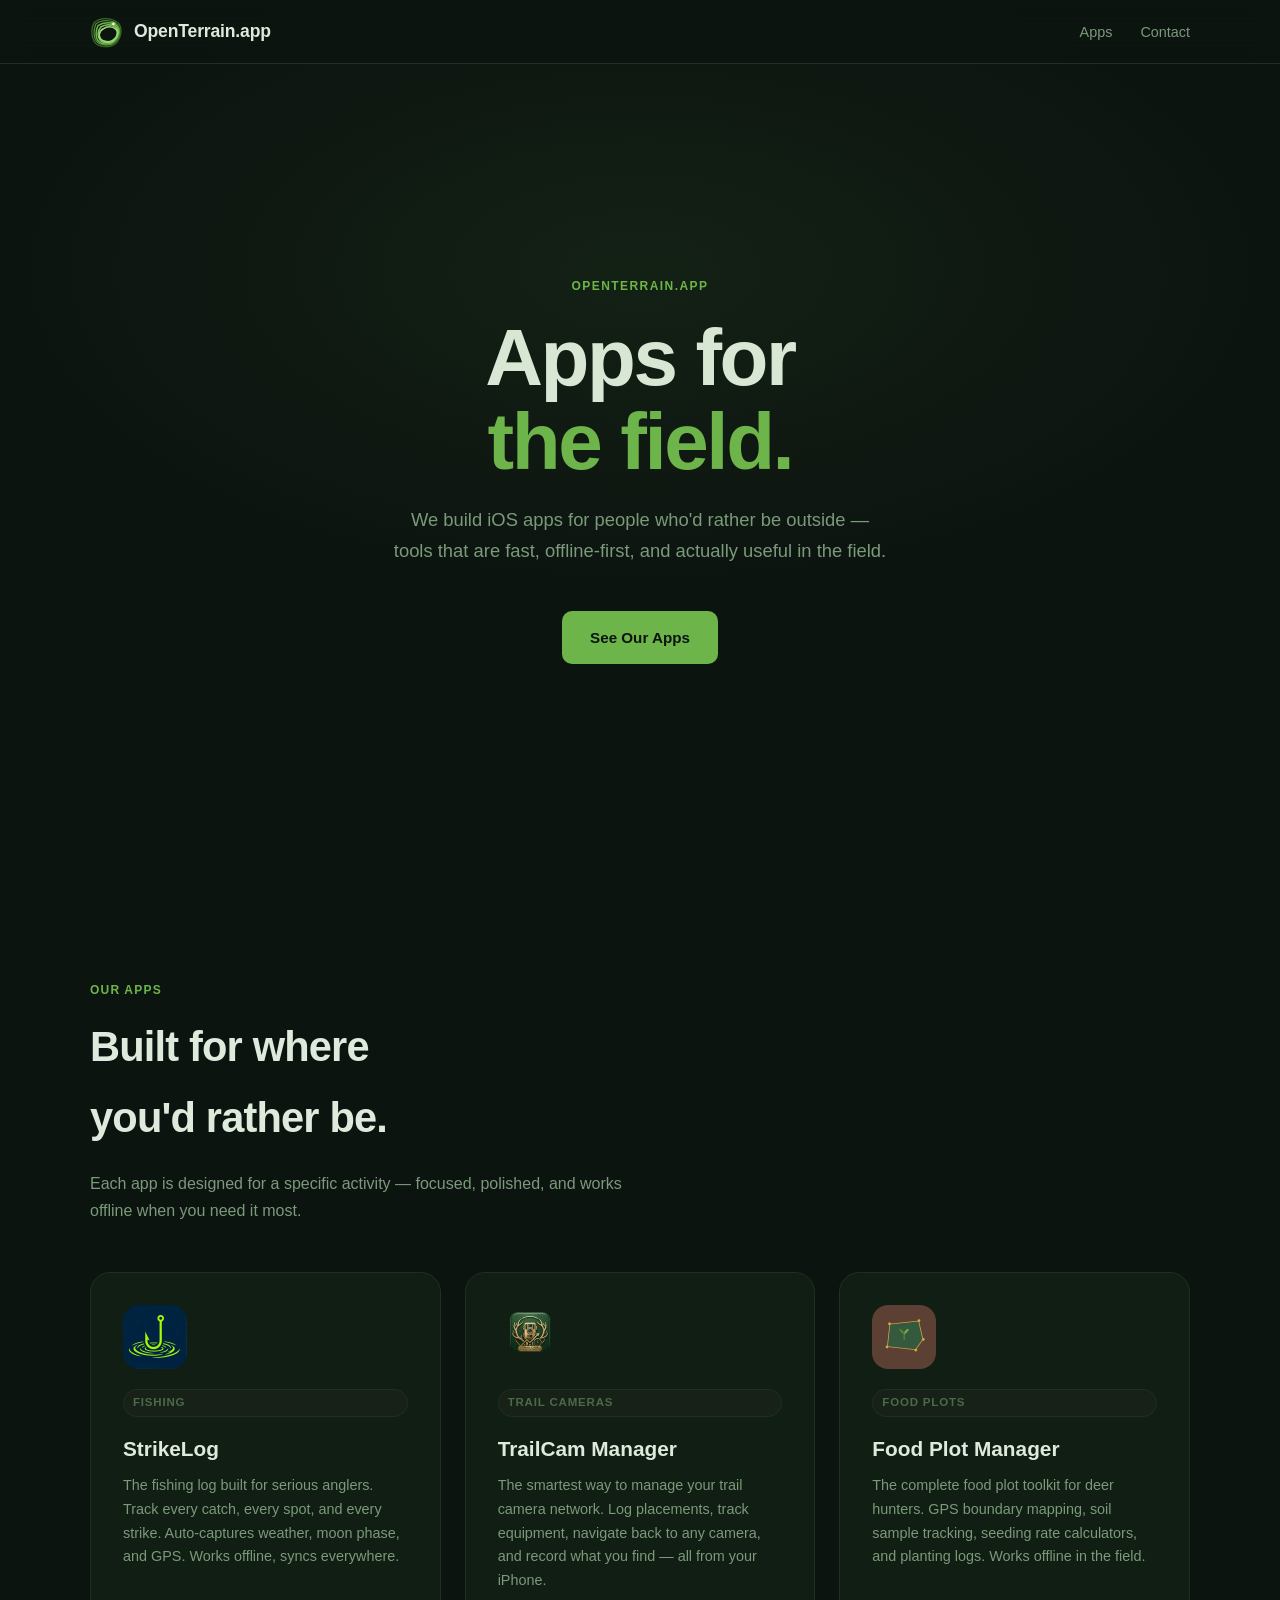
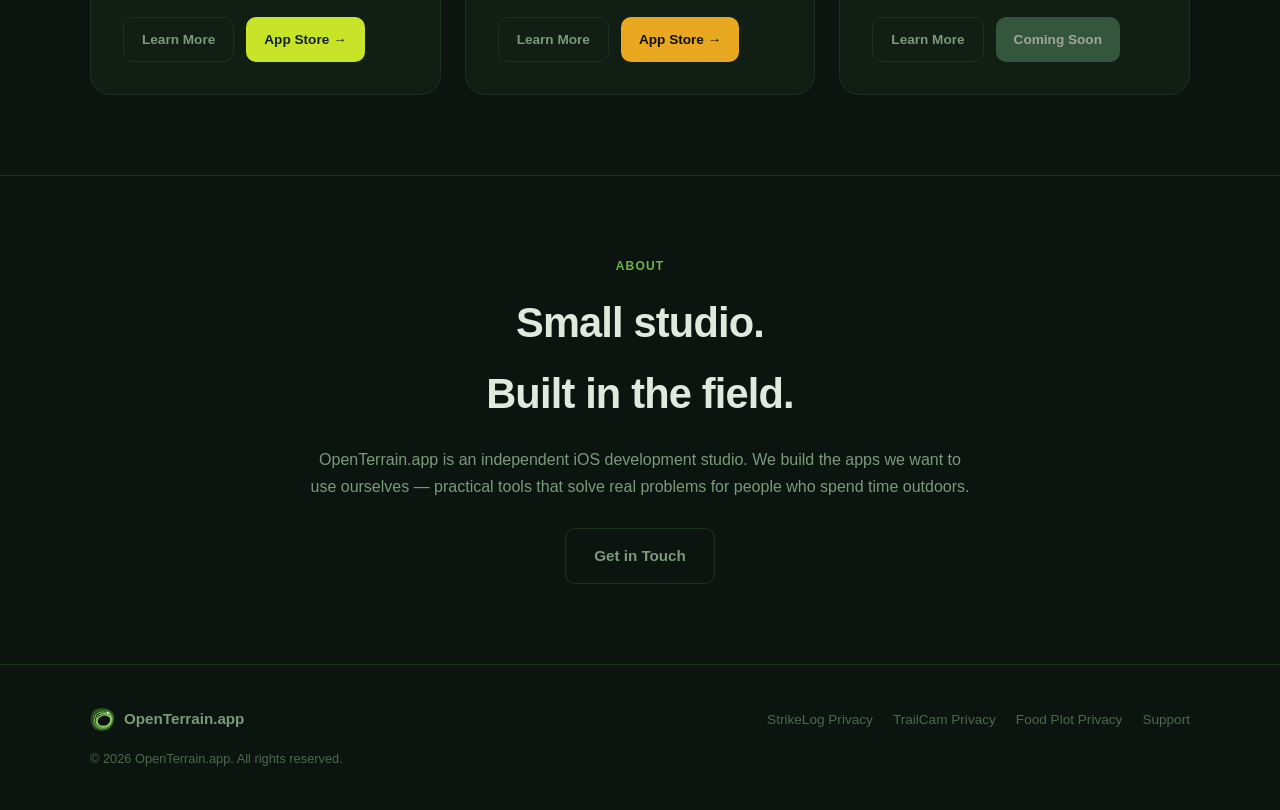
<file: index.html>
<!DOCTYPE html>
<html lang="en">
<head>
  <meta charset="UTF-8">
  <meta name="viewport" content="width=device-width, initial-scale=1.0">
  <title>OpenTerrain.app — Apps for the Field</title>
  <meta name="description" content="OpenTerrain.app builds iOS apps for people who'd rather be outside. Fishing, trail cameras, and more.">
  <link rel="stylesheet" href="css/style.css">
</head>
<body>

<nav class="nav">
  <div class="nav-inner">
    <a href="/" class="nav-logo">
      <svg width="34" height="34" viewBox="0 0 64 64" xmlns="http://www.w3.org/2000/svg" style="flex-shrink:0" aria-hidden="true">
        <path d="M 8,14 C 20,4 42,4 54,16 C 62,26 58,44 48,54 C 38,62 16,62 8,50 C 2,40 2,24 8,14 Z" fill="none" stroke="#3a6628" stroke-width="2.5"/>
        <path d="M 11,17 C 22,8 41,8 52,19 C 59,28 56,43 46,52 C 37,59 17,58 11,48 C 6,40 7,26 11,17 Z" fill="none" stroke="#4a8a32" stroke-width="2.5"/>
        <path d="M 15,20 C 25,13 41,12 51,21 C 57,29 54,42 45,50 C 37,57 19,56 14,47 C 10,40 11,28 15,20 Z" fill="none" stroke="#6db54a" stroke-width="2.8"/>
        <path d="M 20,23 C 28,17 42,16 50,24 C 55,31 52,42 44,49 C 37,54 22,53 18,46 C 14,40 14,30 20,23 Z" fill="none" stroke="#85c760" stroke-width="2.8"/>
        <path d="M 25,26 C 31,21 42,20 49,27 C 54,33 51,42 44,47 C 38,52 24,51 20,45 C 16,40 16,31 25,26 Z" fill="none" stroke="#9dd878" stroke-width="3"/>
        <circle cx="44" cy="17" r="5" fill="#6db54a"/>
        <circle cx="44" cy="17" r="2.2" fill="#ffffff"/>
      </svg>
      OpenTerrain.app
    </a>
    <ul class="nav-links">
      <li><a href="#apps">Apps</a></li>
      <li><a href="mailto:support@openterrain.app">Contact</a></li>
    </ul>
  </div>
</nav>

<!-- HERO -->
<section class="hero">
  <p class="hero-eyebrow">OpenTerrain.app</p>
  <h1>Apps for<br><span>the field.</span></h1>
  <p class="hero-sub">We build iOS apps for people who'd rather be outside — tools that are fast, offline-first, and actually useful in the field.</p>
  <a href="#apps" class="btn btn-primary">See Our Apps</a>
</section>

<!-- APPS -->
<section class="section" id="apps">
  <div class="container">
    <p class="section-label">Our Apps</p>
    <h2>Built for where<br>you'd rather be.</h2>
    <p class="section-sub">Each app is designed for a specific activity — focused, polished, and works offline when you need it most.</p>

    <div class="apps-grid">

      <!-- StrikeLog -->
      <div class="app-card">
        <img src="img/strikelog-icon.png?v=2" alt="StrikeLog app icon" class="app-card-icon" style="object-fit:cover;">
        <span class="app-tag">Fishing</span>
        <h3>StrikeLog</h3>
        <p>The fishing log built for serious anglers. Track every catch, every spot, and every strike. Auto-captures weather, moon phase, and GPS. Works offline, syncs everywhere.</p>
        <div class="app-card-links">
          <a href="strikelog/" class="btn btn-ghost" style="font-size:0.85rem; padding:10px 18px;">Learn More</a>
          <a href="https://apps.apple.com/app/strikelog/id6762085599" class="btn btn-primary" style="font-size:0.85rem; padding:10px 18px; background:#c8e429; color:#0f1f30;" target="_blank" rel="noopener">App Store →</a>
        </div>
      </div>

      <!-- TrailCam Manager -->
      <div class="app-card">
        <img src="img/trailcam-icon.png?v=2" alt="TrailCam Manager app icon" class="app-card-icon" style="object-fit:cover;">
        <span class="app-tag">Trail Cameras</span>
        <h3>TrailCam Manager</h3>
        <p>The smartest way to manage your trail camera network. Log placements, track equipment, navigate back to any camera, and record what you find — all from your iPhone.</p>
        <div class="app-card-links">
          <a href="trailcam/" class="btn btn-ghost" style="font-size:0.85rem; padding:10px 18px;">Learn More</a>
          <a href="https://apps.apple.com/app/trailcam-manager/id6744702244" class="btn btn-primary" style="font-size:0.85rem; padding:10px 18px; background:#e8a820; color:#0f0f08;" target="_blank" rel="noopener">App Store →</a>
        </div>
      </div>

      <!-- Food Plot Manager -->
      <div class="app-card">
        <img src="img/foodplot-icon.png" alt="Food Plot Manager app icon" class="app-card-icon" style="object-fit:cover;">
        <span class="app-tag">Food Plots</span>
        <h3>Food Plot Manager</h3>
        <p>The complete food plot toolkit for deer hunters. GPS boundary mapping, soil sample tracking, seeding rate calculators, and planting logs. Works offline in the field.</p>
        <div class="app-card-links">
          <a href="foodplotmanager/" class="btn btn-ghost" style="font-size:0.85rem; padding:10px 18px;">Learn More</a>
          <a href="#" class="btn btn-primary" style="font-size:0.85rem; padding:10px 18px; background:#4A7C59; color:#fff; pointer-events:none; opacity:0.6;">Coming Soon</a>
        </div>
      </div>

    </div>
  </div>
</section>

<!-- ABOUT -->
<section class="section" style="border-top: 1px solid var(--border);">
  <div class="container" style="max-width: 660px; text-align: center; margin: 0 auto;">
    <p class="section-label">About</p>
    <h2>Small studio.<br>Built in the field.</h2>
    <p style="color: var(--text-muted); font-size: 1rem; margin-bottom: 28px;">OpenTerrain.app is an independent iOS development studio. We build the apps we want to use ourselves — practical tools that solve real problems for people who spend time outdoors.</p>
    <a href="mailto:support@openterrain.app" class="btn btn-ghost">Get in Touch</a>
  </div>
</section>

<footer class="footer">
  <div class="footer-inner">
    <div class="footer-logo">
      <svg width="26" height="26" viewBox="0 0 64 64" xmlns="http://www.w3.org/2000/svg" style="flex-shrink:0" aria-hidden="true">
        <path d="M 8,14 C 20,4 42,4 54,16 C 62,26 58,44 48,54 C 38,62 16,62 8,50 C 2,40 2,24 8,14 Z" fill="none" stroke="#3a6628" stroke-width="2.5"/>
        <path d="M 11,17 C 22,8 41,8 52,19 C 59,28 56,43 46,52 C 37,59 17,58 11,48 C 6,40 7,26 11,17 Z" fill="none" stroke="#4a8a32" stroke-width="2.5"/>
        <path d="M 15,20 C 25,13 41,12 51,21 C 57,29 54,42 45,50 C 37,57 19,56 14,47 C 10,40 11,28 15,20 Z" fill="none" stroke="#6db54a" stroke-width="2.8"/>
        <path d="M 20,23 C 28,17 42,16 50,24 C 55,31 52,42 44,49 C 37,54 22,53 18,46 C 14,40 14,30 20,23 Z" fill="none" stroke="#85c760" stroke-width="2.8"/>
        <path d="M 25,26 C 31,21 42,20 49,27 C 54,33 51,42 44,47 C 38,52 24,51 20,45 C 16,40 16,31 25,26 Z" fill="none" stroke="#9dd878" stroke-width="3"/>
        <circle cx="44" cy="17" r="5" fill="#6db54a"/>
        <circle cx="44" cy="17" r="2.2" fill="#ffffff"/>
      </svg>
      OpenTerrain.app
    </div>
    <ul class="footer-links">
      <li><a href="strikelog/privacy.html">StrikeLog Privacy</a></li>
      <li><a href="trailcam/privacy.html">TrailCam Privacy</a></li>
      <li><a href="foodplotmanager/privacy.html">Food Plot Privacy</a></li>
      <li><a href="mailto:support@openterrain.app">Support</a></li>
    </ul>
    <p class="footer-copy">&copy; 2026 OpenTerrain.app. All rights reserved.</p>
  </div>
</footer>

</body>
</html>
</file>
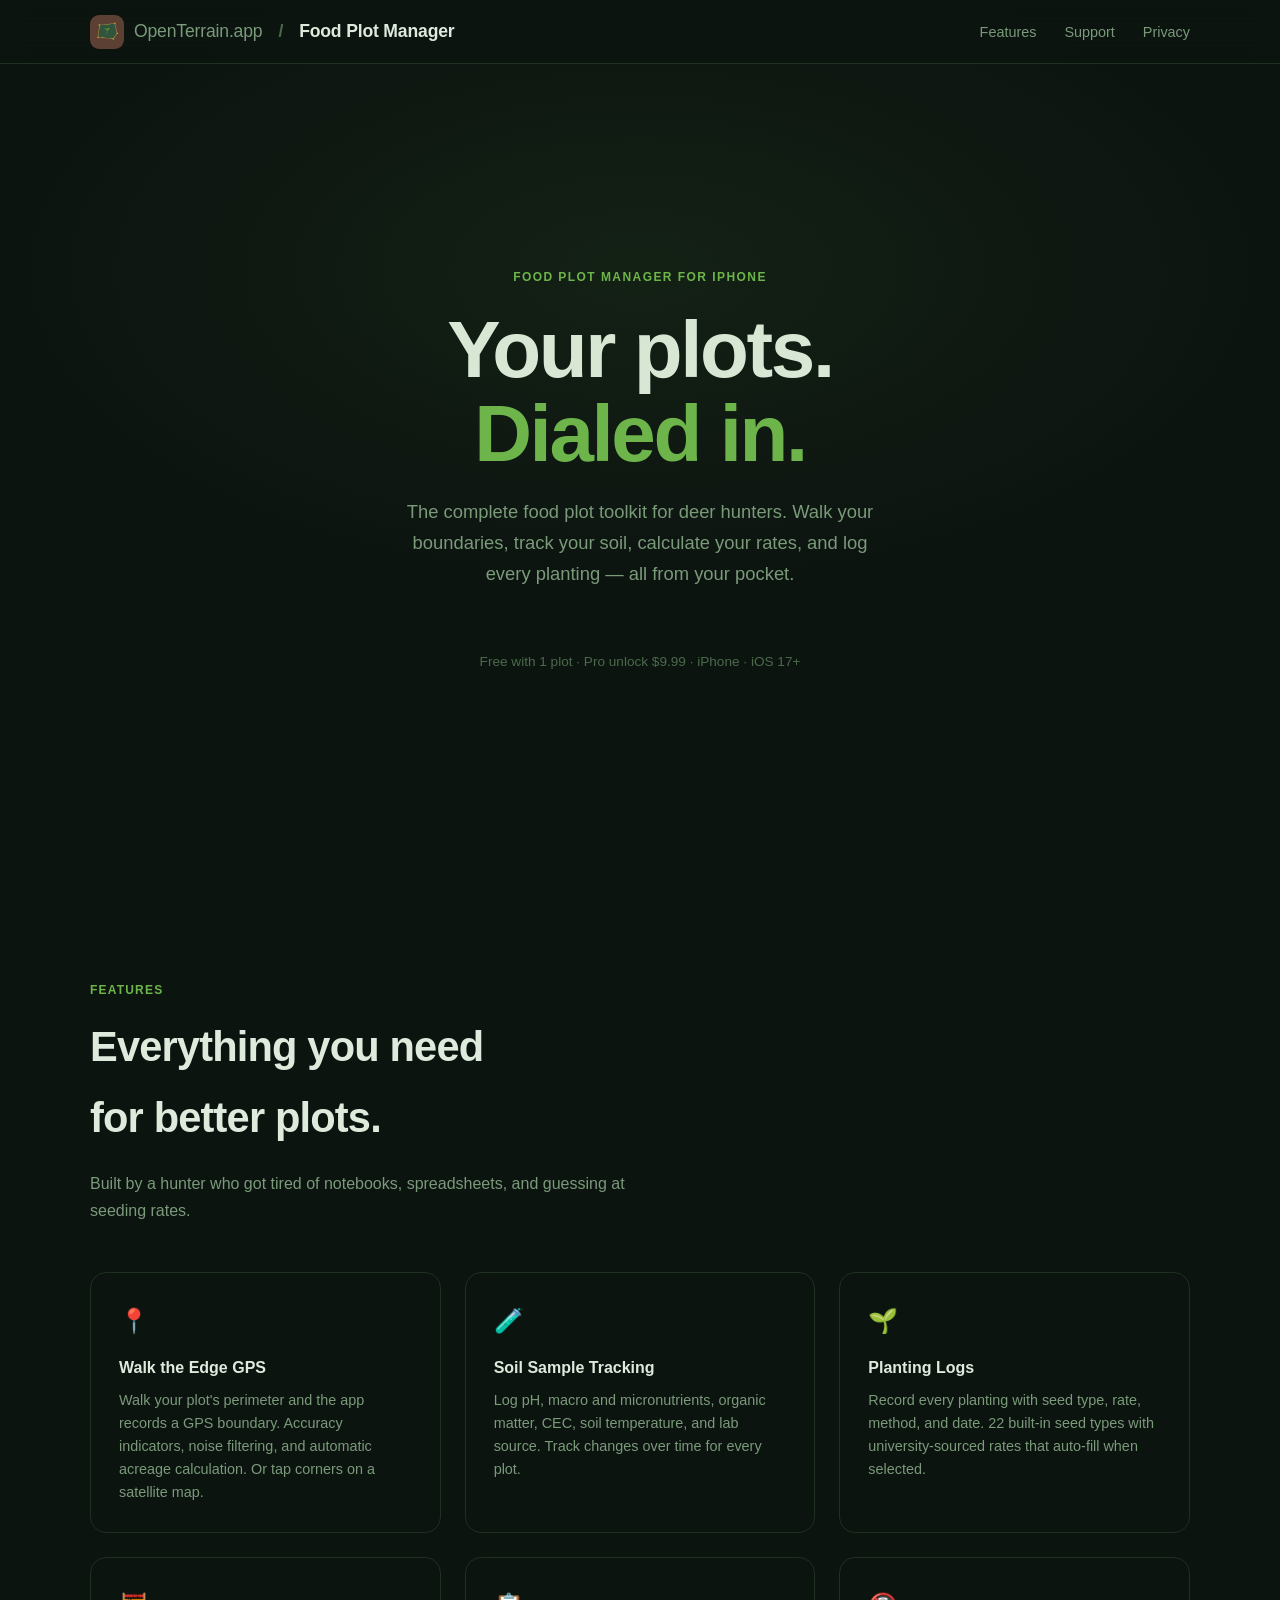
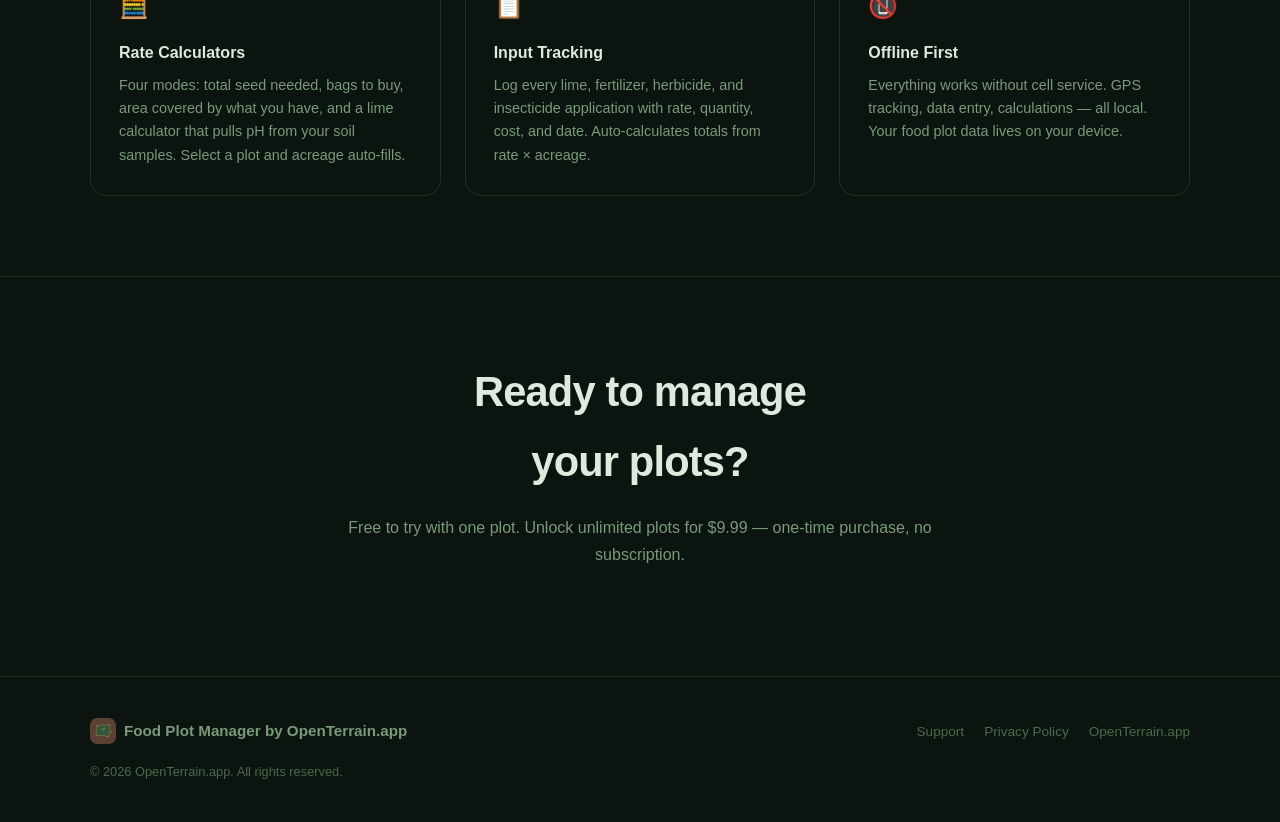
<file: foodplotmanager/index.html>
<!DOCTYPE html>
<html lang="en">
<head>
  <meta charset="UTF-8">
  <meta name="viewport" content="width=device-width, initial-scale=1.0">
  <title>Food Plot Manager — Food Plot Tracker for iOS</title>
  <meta name="description" content="Food Plot Manager is the complete food plot toolkit for deer hunters. GPS boundaries, soil tracking, seeding calculators, and planting logs — offline-first, for iPhone.">
  <link rel="stylesheet" href="../css/style.css">
</head>
<body>

<nav class="nav">
  <div class="nav-inner">
    <a href="/" class="nav-logo">
      <img src="../img/foodplot-icon.png" width="34" height="34" style="border-radius:9px; object-fit:cover; flex-shrink:0;" alt="Food Plot Manager">
      <span style="color:var(--text-muted); font-weight:400;">OpenTerrain.app</span>
      <span style="color:var(--text-dim); margin:0 6px;">/</span>
      Food Plot Manager
    </a>
    <ul class="nav-links">
      <li><a href="#features">Features</a></li>
      <li><a href="support.html">Support</a></li>
      <li><a href="privacy.html">Privacy</a></li>
    </ul>
  </div>
</nav>

<!-- HERO -->
<section class="hero">
  <p class="hero-eyebrow">Food Plot Manager for iPhone</p>
  <h1>Your plots.<br><span>Dialed in.</span></h1>
  <p class="hero-sub">The complete food plot toolkit for deer hunters. Walk your boundaries, track your soil, calculate your rates, and log every planting — all from your pocket.</p>
  <p style="color: var(--text-dim); font-size: 0.85rem; margin-top: 16px;">Free with 1 plot · Pro unlock $9.99 · iPhone · iOS 17+</p>
</section>

<!-- FEATURES -->
<section class="section" id="features">
  <div class="container">
    <p class="section-label">Features</p>
    <h2>Everything you need<br>for better plots.</h2>
    <p class="section-sub">Built by a hunter who got tired of notebooks, spreadsheets, and guessing at seeding rates.</p>

    <div class="features-grid" style="display:grid; grid-template-columns: repeat(auto-fit, minmax(280px,1fr)); gap:24px; margin-top:48px;">

      <div class="feature-card" style="background:var(--card-bg); border:1px solid var(--border); border-radius:16px; padding:28px;">
        <p style="font-size:1.5rem; margin-bottom:12px;">📍</p>
        <h3 style="font-size:1rem; margin-bottom:8px;">Walk the Edge GPS</h3>
        <p style="color:var(--text-muted); font-size:0.9rem; line-height:1.6;">Walk your plot's perimeter and the app records a GPS boundary. Accuracy indicators, noise filtering, and automatic acreage calculation. Or tap corners on a satellite map.</p>
      </div>

      <div class="feature-card" style="background:var(--card-bg); border:1px solid var(--border); border-radius:16px; padding:28px;">
        <p style="font-size:1.5rem; margin-bottom:12px;">🧪</p>
        <h3 style="font-size:1rem; margin-bottom:8px;">Soil Sample Tracking</h3>
        <p style="color:var(--text-muted); font-size:0.9rem; line-height:1.6;">Log pH, macro and micronutrients, organic matter, CEC, soil temperature, and lab source. Track changes over time for every plot.</p>
      </div>

      <div class="feature-card" style="background:var(--card-bg); border:1px solid var(--border); border-radius:16px; padding:28px;">
        <p style="font-size:1.5rem; margin-bottom:12px;">🌱</p>
        <h3 style="font-size:1rem; margin-bottom:8px;">Planting Logs</h3>
        <p style="color:var(--text-muted); font-size:0.9rem; line-height:1.6;">Record every planting with seed type, rate, method, and date. 22 built-in seed types with university-sourced rates that auto-fill when selected.</p>
      </div>

      <div class="feature-card" style="background:var(--card-bg); border:1px solid var(--border); border-radius:16px; padding:28px;">
        <p style="font-size:1.5rem; margin-bottom:12px;">🧮</p>
        <h3 style="font-size:1rem; margin-bottom:8px;">Rate Calculators</h3>
        <p style="color:var(--text-muted); font-size:0.9rem; line-height:1.6;">Four modes: total seed needed, bags to buy, area covered by what you have, and a lime calculator that pulls pH from your soil samples. Select a plot and acreage auto-fills.</p>
      </div>

      <div class="feature-card" style="background:var(--card-bg); border:1px solid var(--border); border-radius:16px; padding:28px;">
        <p style="font-size:1.5rem; margin-bottom:12px;">📋</p>
        <h3 style="font-size:1rem; margin-bottom:8px;">Input Tracking</h3>
        <p style="color:var(--text-muted); font-size:0.9rem; line-height:1.6;">Log every lime, fertilizer, herbicide, and insecticide application with rate, quantity, cost, and date. Auto-calculates totals from rate × acreage.</p>
      </div>

      <div class="feature-card" style="background:var(--card-bg); border:1px solid var(--border); border-radius:16px; padding:28px;">
        <p style="font-size:1.5rem; margin-bottom:12px;">📵</p>
        <h3 style="font-size:1rem; margin-bottom:8px;">Offline First</h3>
        <p style="color:var(--text-muted); font-size:0.9rem; line-height:1.6;">Everything works without cell service. GPS tracking, data entry, calculations — all local. Your food plot data lives on your device.</p>
      </div>

    </div>
  </div>
</section>

<!-- CTA -->
<section class="section" style="border-top: 1px solid var(--border);">
  <div class="container" style="max-width: 660px; text-align: center; margin: 0 auto;">
    <h2>Ready to manage<br>your plots?</h2>
    <p style="color: var(--text-muted); font-size: 1rem; margin-bottom: 28px;">Free to try with one plot. Unlock unlimited plots for $9.99 — one-time purchase, no subscription.</p>
  </div>
</section>

<footer class="footer">
  <div class="footer-inner">
    <div class="footer-logo">
      <img src="../img/foodplot-icon.png" width="26" height="26" style="border-radius:7px; object-fit:cover; flex-shrink:0;" alt="Food Plot Manager">
      Food Plot Manager by OpenTerrain.app
    </div>
    <ul class="footer-links">
      <li><a href="support.html">Support</a></li>
      <li><a href="privacy.html">Privacy Policy</a></li>
      <li><a href="/">OpenTerrain.app</a></li>
    </ul>
    <p class="footer-copy">&copy; 2026 OpenTerrain.app. All rights reserved.</p>
  </div>
</footer>

</body>
</html>
</file>
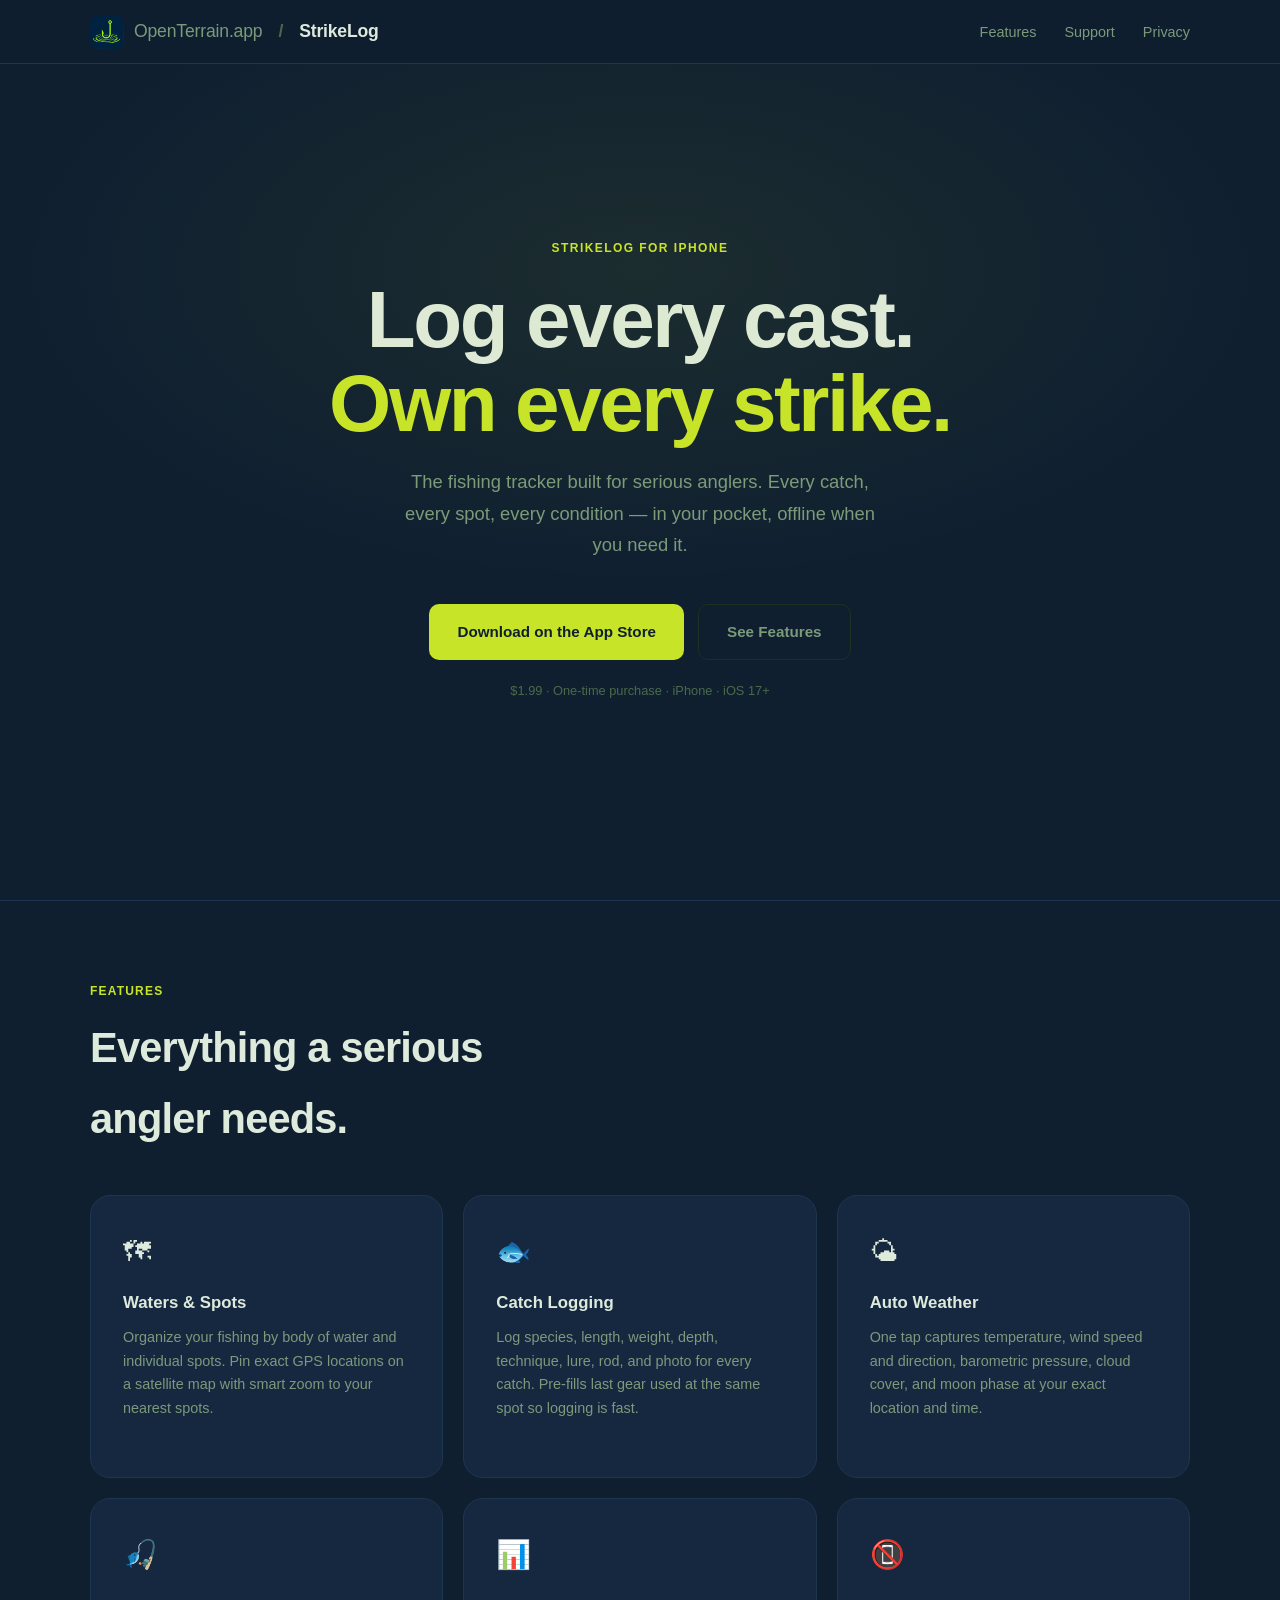
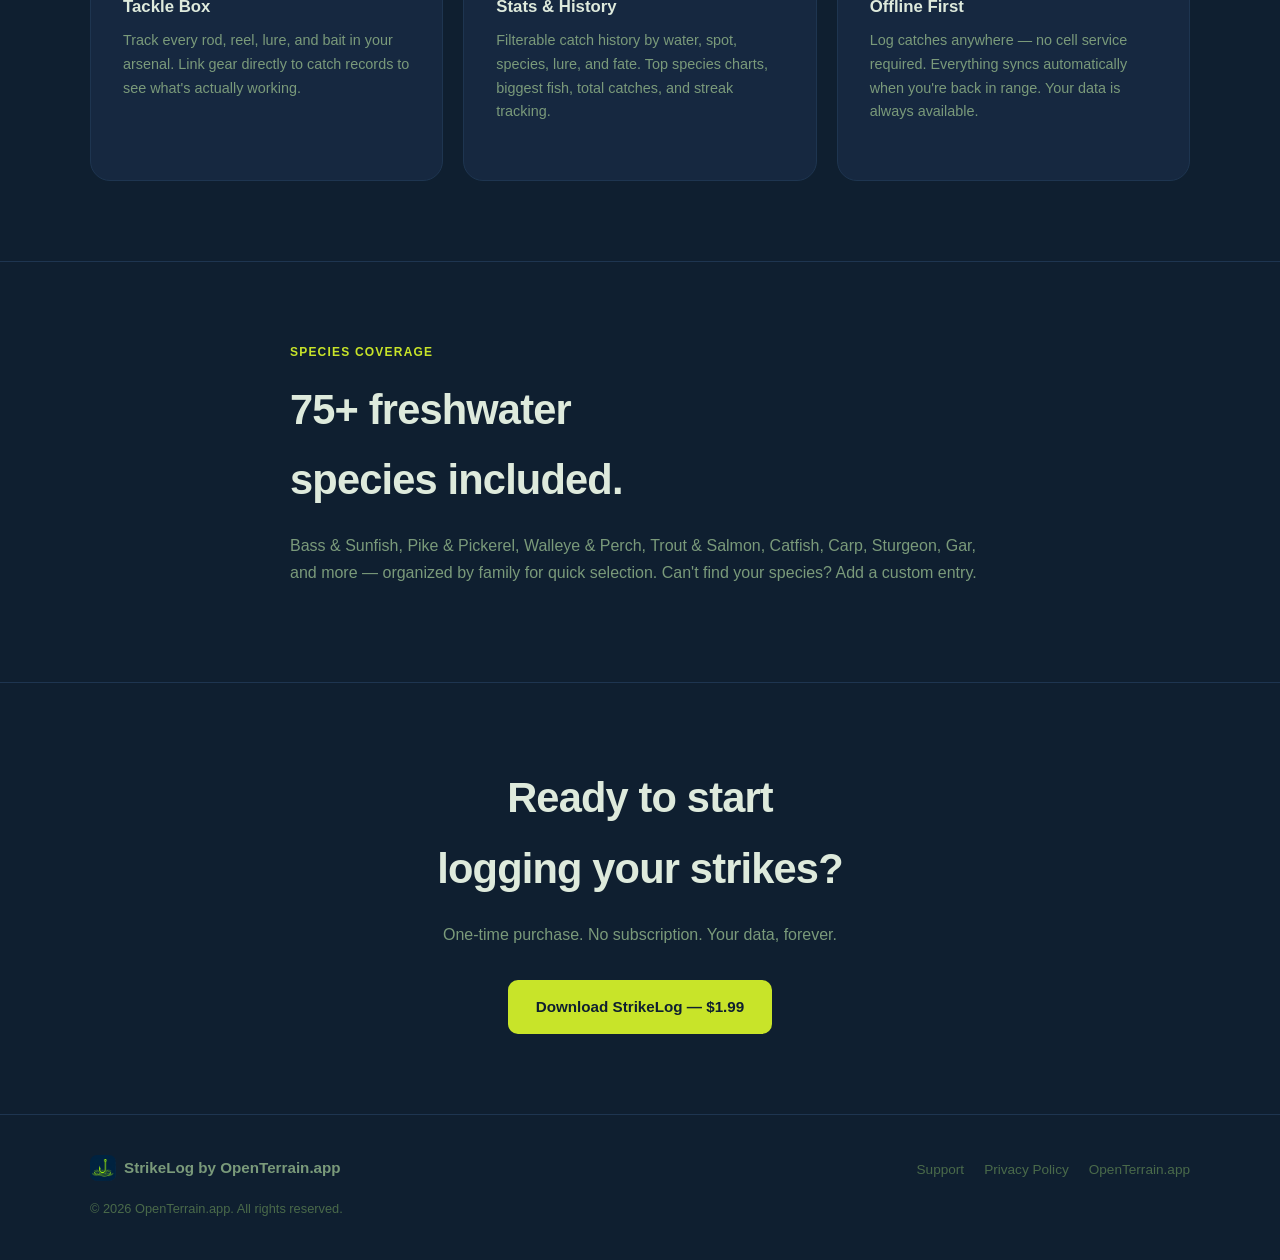
<file: strikelog/index.html>
<!DOCTYPE html>
<html lang="en">
<head>
  <meta charset="UTF-8">
  <meta name="viewport" content="width=device-width, initial-scale=1.0">
  <title>StrikeLog — Fishing Tracker for iOS</title>
  <meta name="description" content="StrikeLog is the fishing log built for serious anglers. Track catches, spots, gear, weather, and stats — offline-first, for iPhone.">
  <link rel="stylesheet" href="../css/style.css">
  <style>
    :root {
      --accent: #c8e429;
      --accent-dim: #9aae1f;
      --app-bg: #0f1f30;
      --app-surface: #162840;
      --app-border: #1e3550;
    }
    body { background: var(--app-bg); }
    .nav { background: rgba(15, 31, 48, 0.92); border-color: var(--app-border); }
    .hero::before {
      background: radial-gradient(ellipse 70% 50% at 50% 30%, rgba(200,228,41,0.07) 0%, transparent 70%);
    }
    .hero-eyebrow { color: var(--accent); }
    .hero h1 span { color: var(--accent); }
    .btn-primary { background: var(--accent); color: #0f1f30; }
    .section-label { color: var(--accent); }
    .app-card { background: var(--app-surface); border-color: var(--app-border); }
    .callout { border-left-color: var(--accent); background: var(--app-surface); border-color: var(--app-border); }
    .footer { border-color: var(--app-border); }
    .feature-icon { color: var(--accent); }
  </style>
</head>
<body>

<nav class="nav">
  <div class="nav-inner">
    <a href="/" class="nav-logo">
      <img src="../img/strikelog-icon.png?v=2" width="34" height="34" style="border-radius:9px; object-fit:cover; flex-shrink:0;" alt="StrikeLog">
      <span style="color:var(--text-muted); font-weight:400;">OpenTerrain.app</span>
      <span style="color:var(--text-dim); margin:0 6px;">/</span>
      StrikeLog
    </a>
    <ul class="nav-links">
      <li><a href="#features">Features</a></li>
      <li><a href="support.html">Support</a></li>
      <li><a href="privacy.html">Privacy</a></li>
    </ul>
  </div>
</nav>

<!-- HERO -->
<section class="hero">
  <p class="hero-eyebrow">StrikeLog for iPhone</p>
  <h1>Log every cast.<br><span>Own every strike.</span></h1>
  <p class="hero-sub">The fishing tracker built for serious anglers. Every catch, every spot, every condition — in your pocket, offline when you need it.</p>
  <div style="display:flex; gap:14px; flex-wrap:wrap; justify-content:center;">
    <a href="https://apps.apple.com/app/strikelog/id6762085599" class="btn btn-primary" target="_blank" rel="noopener">Download on the App Store</a>
    <a href="#features" class="btn btn-ghost">See Features</a>
  </div>
  <p style="margin-top:20px; font-size:0.8rem; color:var(--text-dim);">$1.99 · One-time purchase · iPhone · iOS 17+</p>
</section>

<!-- FEATURES -->
<section class="section" id="features" style="border-top:1px solid var(--app-border);">
  <div class="container">
    <p class="section-label">Features</p>
    <h2>Everything a serious<br>angler needs.</h2>

    <div style="display:grid; grid-template-columns:repeat(auto-fit, minmax(280px, 1fr)); gap:20px; margin-top:40px;">

      <div class="app-card">
        <div style="font-size:28px; margin-bottom:14px;">🗺</div>
        <h3 style="font-size:1.05rem; margin-bottom:8px;">Waters &amp; Spots</h3>
        <p>Organize your fishing by body of water and individual spots. Pin exact GPS locations on a satellite map with smart zoom to your nearest spots.</p>
      </div>

      <div class="app-card">
        <div style="font-size:28px; margin-bottom:14px;">🐟</div>
        <h3 style="font-size:1.05rem; margin-bottom:8px;">Catch Logging</h3>
        <p>Log species, length, weight, depth, technique, lure, rod, and photo for every catch. Pre-fills last gear used at the same spot so logging is fast.</p>
      </div>

      <div class="app-card">
        <div style="font-size:28px; margin-bottom:14px;">🌤</div>
        <h3 style="font-size:1.05rem; margin-bottom:8px;">Auto Weather</h3>
        <p>One tap captures temperature, wind speed and direction, barometric pressure, cloud cover, and moon phase at your exact location and time.</p>
      </div>

      <div class="app-card">
        <div style="font-size:28px; margin-bottom:14px;">🎣</div>
        <h3 style="font-size:1.05rem; margin-bottom:8px;">Tackle Box</h3>
        <p>Track every rod, reel, lure, and bait in your arsenal. Link gear directly to catch records to see what's actually working.</p>
      </div>

      <div class="app-card">
        <div style="font-size:28px; margin-bottom:14px;">📊</div>
        <h3 style="font-size:1.05rem; margin-bottom:8px;">Stats &amp; History</h3>
        <p>Filterable catch history by water, spot, species, lure, and fate. Top species charts, biggest fish, total catches, and streak tracking.</p>
      </div>

      <div class="app-card">
        <div style="font-size:28px; margin-bottom:14px;">📵</div>
        <h3 style="font-size:1.05rem; margin-bottom:8px;">Offline First</h3>
        <p>Log catches anywhere — no cell service required. Everything syncs automatically when you're back in range. Your data is always available.</p>
      </div>

    </div>
  </div>
</section>

<!-- SPECIES -->
<section class="section" style="border-top:1px solid var(--app-border);">
  <div class="container" style="max-width:700px;">
    <p class="section-label">Species Coverage</p>
    <h2>75+ freshwater<br>species included.</h2>
    <p style="color:var(--text-muted); margin-bottom:16px;">Bass &amp; Sunfish, Pike &amp; Pickerel, Walleye &amp; Perch, Trout &amp; Salmon, Catfish, Carp, Sturgeon, Gar, and more — organized by family for quick selection. Can't find your species? Add a custom entry.</p>
  </div>
</section>

<!-- CTA -->
<section class="section" style="border-top:1px solid var(--app-border); text-align:center;">
  <div class="container" style="max-width:560px; margin:0 auto;">
    <h2>Ready to start<br>logging your strikes?</h2>
    <p style="color:var(--text-muted); margin-bottom:32px;">One-time purchase. No subscription. Your data, forever.</p>
    <a href="https://apps.apple.com/app/strikelog/id6762085599" class="btn btn-primary" target="_blank" rel="noopener">Download StrikeLog — $1.99</a>
  </div>
</section>

<footer class="footer">
  <div class="footer-inner">
    <div class="footer-logo">
      <img src="../img/strikelog-icon.png?v=2" width="26" height="26" style="border-radius:7px; object-fit:cover; flex-shrink:0;" alt="StrikeLog">
      StrikeLog by OpenTerrain.app
    </div>
    <ul class="footer-links">
      <li><a href="support.html">Support</a></li>
      <li><a href="privacy.html">Privacy Policy</a></li>
      <li><a href="/">OpenTerrain.app</a></li>
    </ul>
    <p class="footer-copy">&copy; 2026 OpenTerrain.app. All rights reserved.</p>
  </div>
</footer>

</body>
</html>
</file>
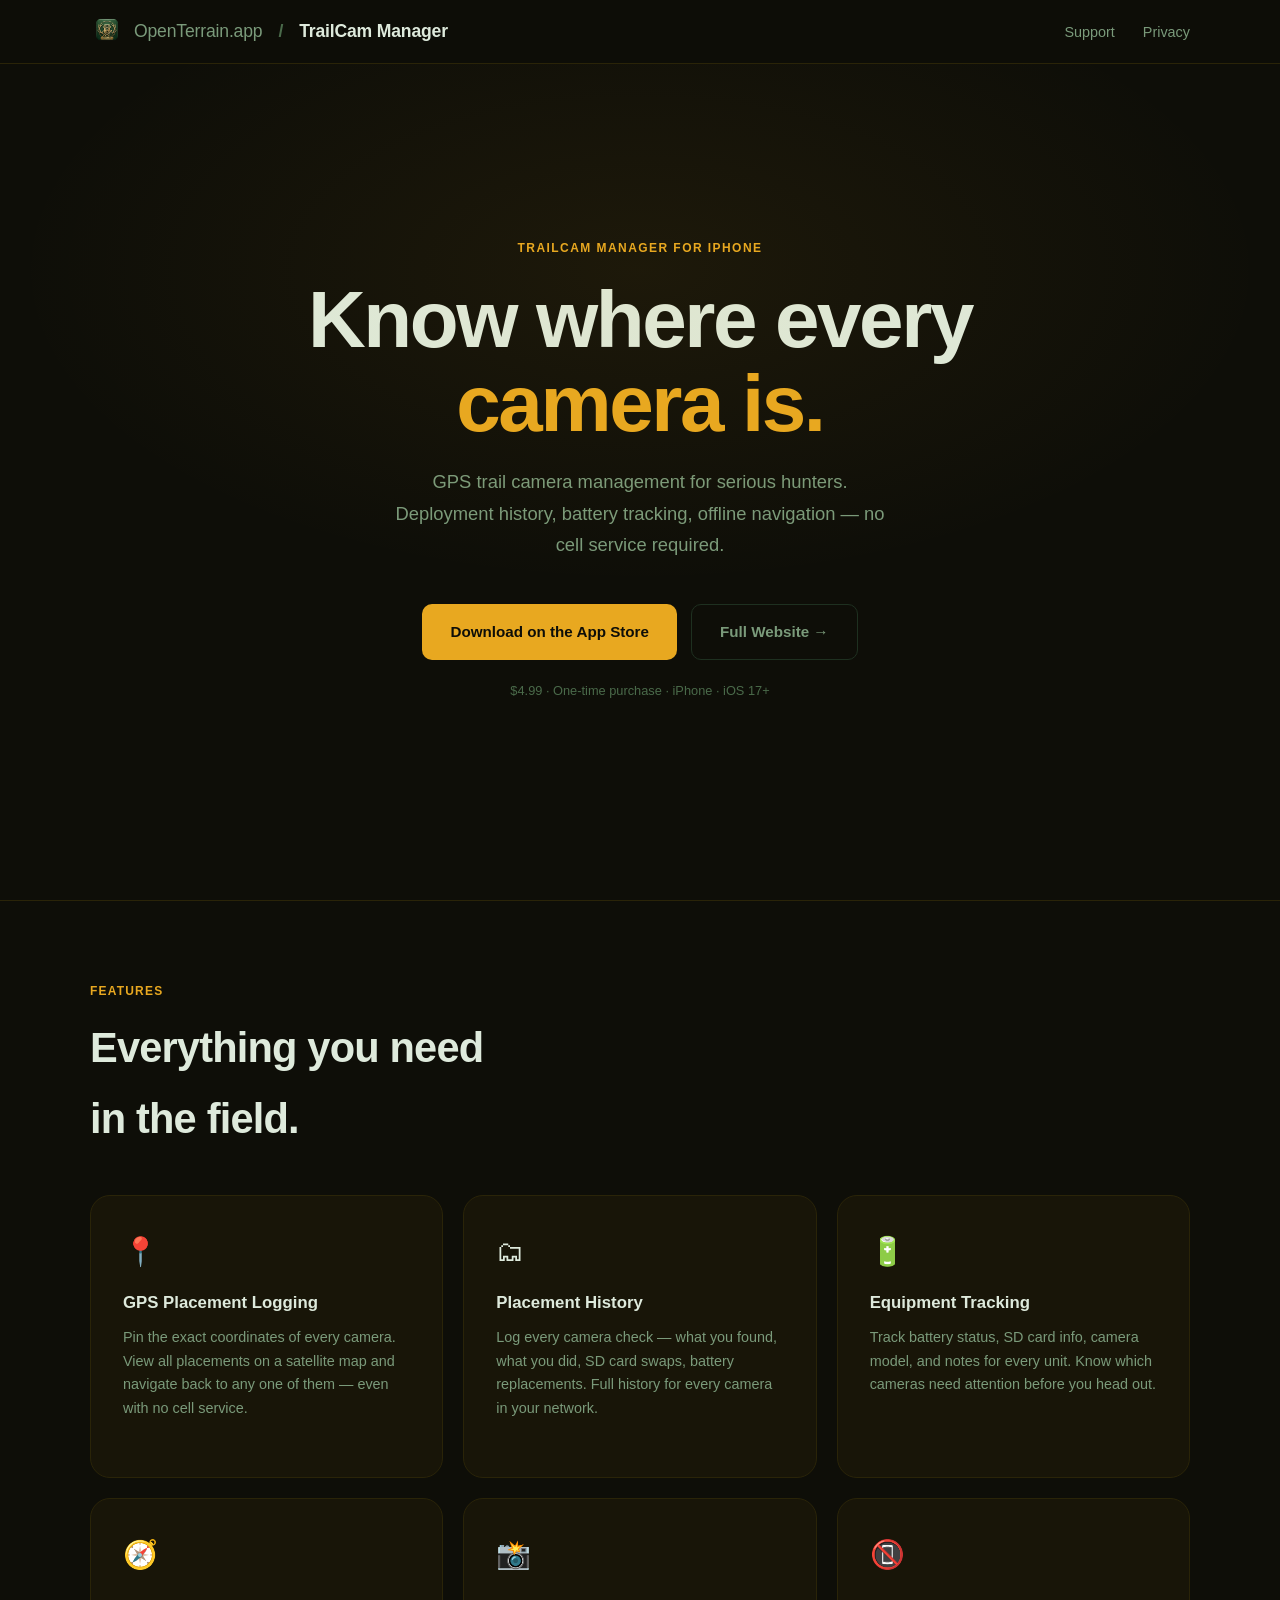
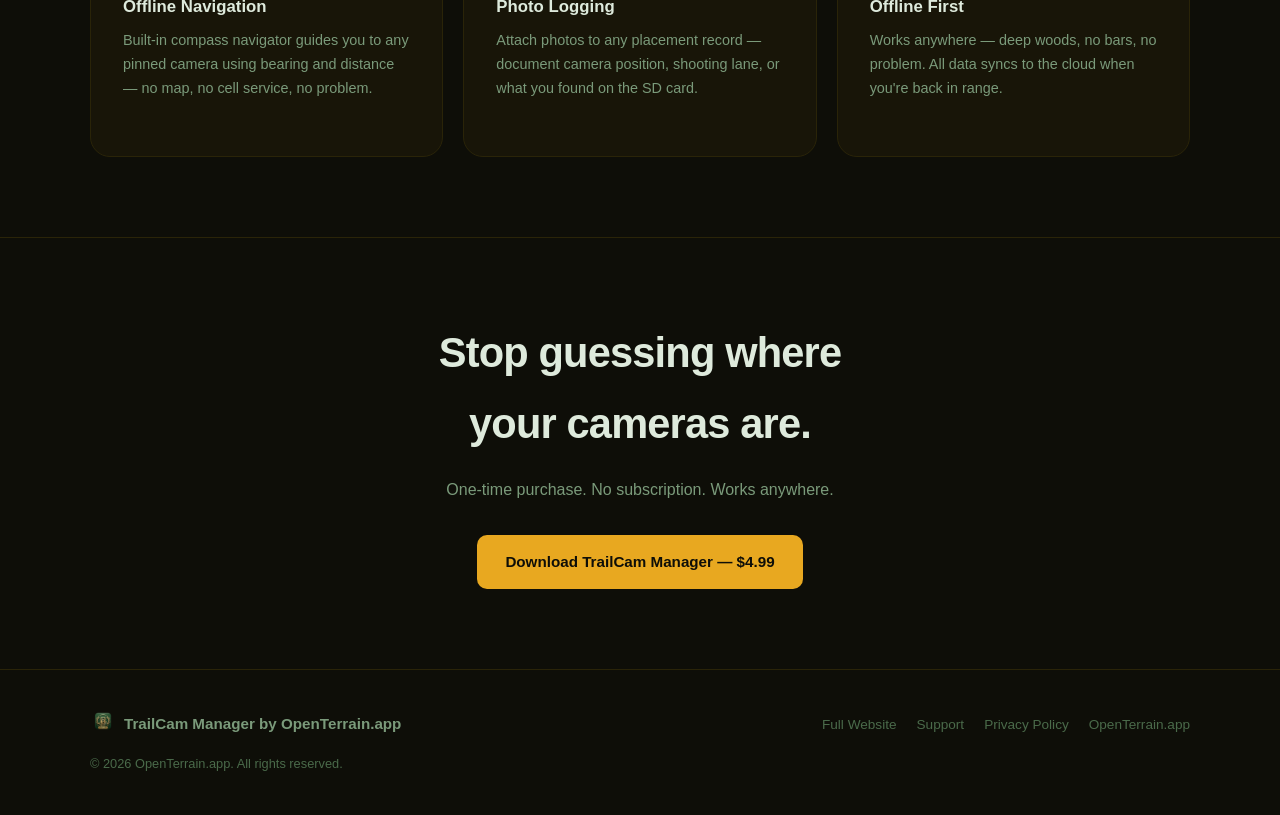
<file: trailcam/index.html>
<!DOCTYPE html>
<html lang="en">
<head>
  <meta charset="UTF-8">
  <meta name="viewport" content="width=device-width, initial-scale=1.0">
  <title>TrailCam Manager — OpenTerrain.app</title>
  <meta name="description" content="TrailCam Manager — GPS trail camera management for iPhone. Know where every camera is, even offline.">
  <link rel="stylesheet" href="../css/style.css">
  <style>
    :root {
      --accent: #e8a820;
      --app-bg: #0e0e08;
      --app-surface: #181508;
      --app-border: #2a2408;
    }
    body { background: var(--app-bg); }
    .nav { background: rgba(14,14,8,0.92); border-color: var(--app-border); }
    .hero::before {
      background: radial-gradient(ellipse 70% 50% at 50% 30%, rgba(232,168,32,0.07) 0%, transparent 70%);
    }
    .hero-eyebrow { color: var(--accent); }
    .hero h1 span { color: var(--accent); }
    .btn-primary { background: var(--accent); color: #0e0e08; }
    .section-label { color: var(--accent); }
    .app-card { background: var(--app-surface); border-color: var(--app-border); }
    .footer { border-color: var(--app-border); }
  </style>
</head>
<body>

<nav class="nav">
  <div class="nav-inner">
    <a href="/" class="nav-logo">
      <img src="../img/trailcam-icon.png?v=2" width="34" height="34" style="border-radius:9px; object-fit:cover; flex-shrink:0;" alt="TrailCam Manager">
      <span style="color:var(--text-muted); font-weight:400;">OpenTerrain.app</span>
      <span style="color:var(--text-dim); margin:0 6px;">/</span>
      TrailCam Manager
    </a>
    <ul class="nav-links">
      <li><a href="support.html">Support</a></li>
      <li><a href="privacy.html">Privacy</a></li>
    </ul>
  </div>
</nav>

<!-- HERO -->
<section class="hero">
  <p class="hero-eyebrow">TrailCam Manager for iPhone</p>
  <h1>Know where every<br><span>camera is.</span></h1>
  <p class="hero-sub">GPS trail camera management for serious hunters. Deployment history, battery tracking, offline navigation — no cell service required.</p>
  <div style="display:flex; gap:14px; flex-wrap:wrap; justify-content:center;">
    <a href="https://apps.apple.com/app/trailcam-manager-field-tool/id6761937915" class="btn btn-primary" target="_blank" rel="noopener">Download on the App Store</a>
    <a href="https://trailcammanager.com" class="btn btn-ghost" target="_blank" rel="noopener">Full Website →</a>
  </div>
  <p style="margin-top:20px; font-size:0.8rem; color:var(--text-dim);">$4.99 · One-time purchase · iPhone · iOS 17+</p>
</section>

<!-- FEATURES -->
<section class="section" id="features" style="border-top:1px solid var(--app-border);">
  <div class="container">
    <p class="section-label">Features</p>
    <h2>Everything you need<br>in the field.</h2>

    <div style="display:grid; grid-template-columns:repeat(auto-fit, minmax(280px, 1fr)); gap:20px; margin-top:40px;">

      <div class="app-card">
        <div style="font-size:28px; margin-bottom:14px;">📍</div>
        <h3 style="font-size:1.05rem; margin-bottom:8px;">GPS Placement Logging</h3>
        <p>Pin the exact coordinates of every camera. View all placements on a satellite map and navigate back to any one of them — even with no cell service.</p>
      </div>

      <div class="app-card">
        <div style="font-size:28px; margin-bottom:14px;">🗂</div>
        <h3 style="font-size:1.05rem; margin-bottom:8px;">Placement History</h3>
        <p>Log every camera check — what you found, what you did, SD card swaps, battery replacements. Full history for every camera in your network.</p>
      </div>

      <div class="app-card">
        <div style="font-size:28px; margin-bottom:14px;">🔋</div>
        <h3 style="font-size:1.05rem; margin-bottom:8px;">Equipment Tracking</h3>
        <p>Track battery status, SD card info, camera model, and notes for every unit. Know which cameras need attention before you head out.</p>
      </div>

      <div class="app-card">
        <div style="font-size:28px; margin-bottom:14px;">🧭</div>
        <h3 style="font-size:1.05rem; margin-bottom:8px;">Offline Navigation</h3>
        <p>Built-in compass navigator guides you to any pinned camera using bearing and distance — no map, no cell service, no problem.</p>
      </div>

      <div class="app-card">
        <div style="font-size:28px; margin-bottom:14px;">📸</div>
        <h3 style="font-size:1.05rem; margin-bottom:8px;">Photo Logging</h3>
        <p>Attach photos to any placement record — document camera position, shooting lane, or what you found on the SD card.</p>
      </div>

      <div class="app-card">
        <div style="font-size:28px; margin-bottom:14px;">📵</div>
        <h3 style="font-size:1.05rem; margin-bottom:8px;">Offline First</h3>
        <p>Works anywhere — deep woods, no bars, no problem. All data syncs to the cloud when you're back in range.</p>
      </div>

    </div>
  </div>
</section>

<!-- CTA -->
<section class="section" style="border-top:1px solid var(--app-border); text-align:center;">
  <div class="container" style="max-width:560px; margin:0 auto;">
    <h2>Stop guessing where<br>your cameras are.</h2>
    <p style="color:var(--text-muted); margin-bottom:32px;">One-time purchase. No subscription. Works anywhere.</p>
    <a href="https://apps.apple.com/app/trailcam-manager-field-tool/id6761937915" class="btn btn-primary" target="_blank" rel="noopener">Download TrailCam Manager — $4.99</a>
  </div>
</section>

<footer class="footer">
  <div class="footer-inner">
    <div class="footer-logo">
      <img src="../img/trailcam-icon.png?v=2" width="26" height="26" style="border-radius:7px; object-fit:cover; flex-shrink:0;" alt="TrailCam Manager">
      TrailCam Manager by OpenTerrain.app
    </div>
    <ul class="footer-links">
      <li><a href="https://trailcammanager.com" target="_blank" rel="noopener">Full Website</a></li>
      <li><a href="support.html">Support</a></li>
      <li><a href="privacy.html">Privacy Policy</a></li>
      <li><a href="/">OpenTerrain.app</a></li>
    </ul>
    <p class="footer-copy">&copy; 2026 OpenTerrain.app. All rights reserved.</p>
  </div>
</footer>

</body>
</html>
</file>
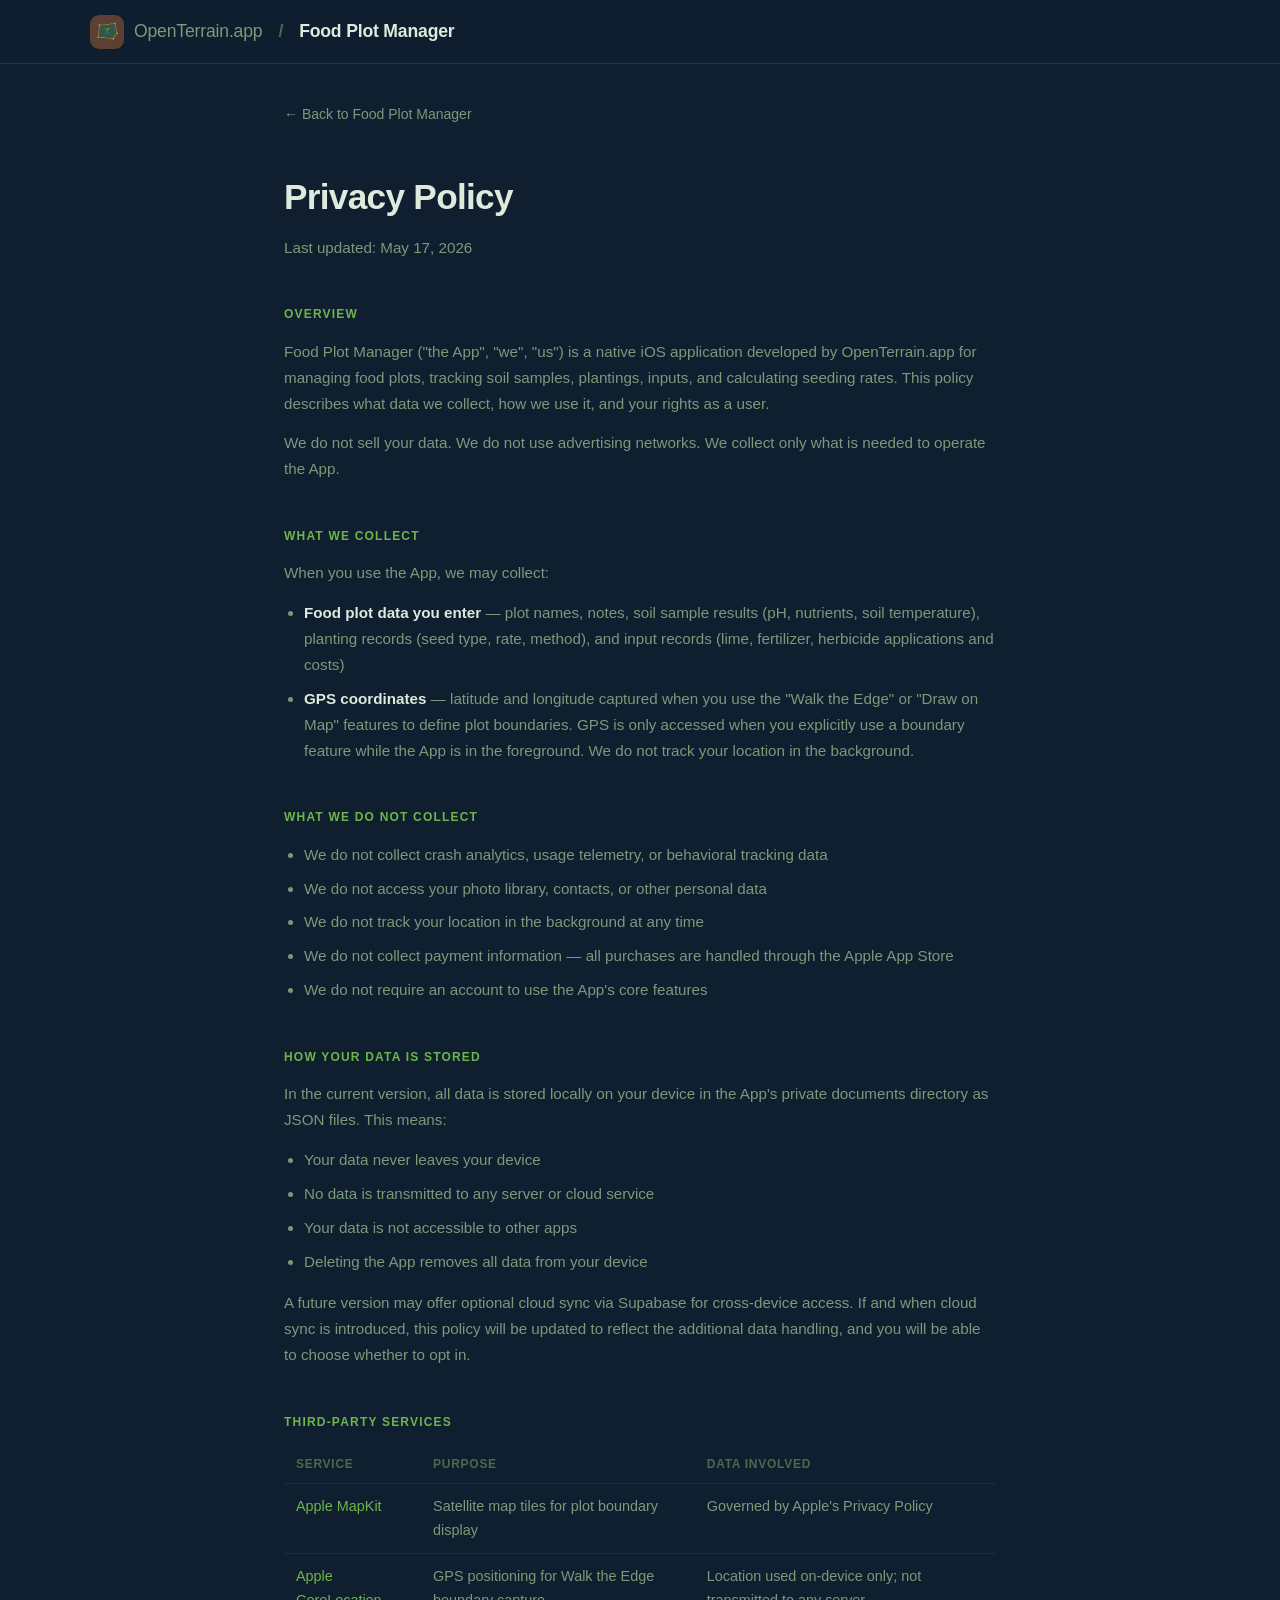
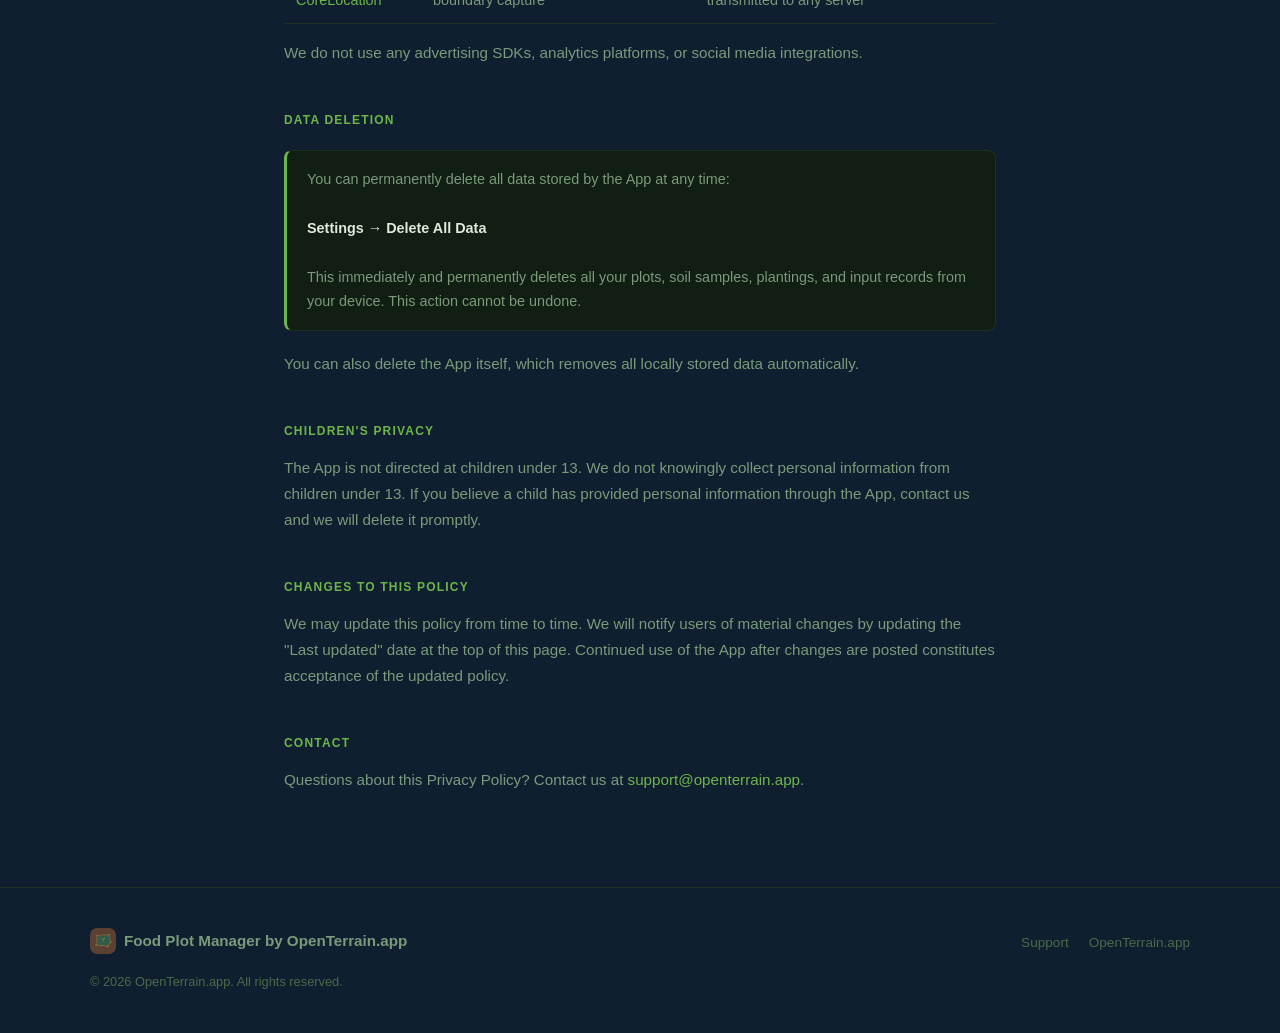
<file: foodplotmanager/privacy.html>
<!DOCTYPE html>
<html lang="en">
<head>
  <meta charset="UTF-8">
  <meta name="viewport" content="width=device-width, initial-scale=1.0">
  <title>Privacy Policy — Food Plot Manager</title>
  <meta name="description" content="Privacy Policy for the Food Plot Manager iOS app by OpenTerrain.app.">
  <link rel="stylesheet" href="../css/style.css">
  <style>
    body { background: #0f1f30; }
    .nav { background: rgba(15,31,48,0.92); border-color: #1e3550; }
  </style>
</head>
<body>

<nav class="nav">
  <div class="nav-inner">
    <a href="/" class="nav-logo">
      <img src="../img/foodplot-icon.png" width="34" height="34" style="border-radius:9px; object-fit:cover; flex-shrink:0;" alt="Food Plot Manager">
      <span style="color:var(--text-muted); font-weight:400;">OpenTerrain.app</span>
      <span style="color:var(--text-dim); margin:0 6px;">/</span>
      Food Plot Manager
    </a>
  </div>
</nav>

<div class="policy">
  <a href="/foodplotmanager/" class="policy-back">← Back to Food Plot Manager</a>
  <h1>Privacy Policy</h1>
  <p class="updated">Last updated: May 17, 2026</p>

  <h2>Overview</h2>
  <p>Food Plot Manager ("the App", "we", "us") is a native iOS application developed by OpenTerrain.app for managing food plots, tracking soil samples, plantings, inputs, and calculating seeding rates. This policy describes what data we collect, how we use it, and your rights as a user.</p>
  <p>We do not sell your data. We do not use advertising networks. We collect only what is needed to operate the App.</p>

  <h2>What We Collect</h2>
  <p>When you use the App, we may collect:</p>
  <ul>
    <li><strong>Food plot data you enter</strong> — plot names, notes, soil sample results (pH, nutrients, soil temperature), planting records (seed type, rate, method), and input records (lime, fertilizer, herbicide applications and costs)</li>
    <li><strong>GPS coordinates</strong> — latitude and longitude captured when you use the "Walk the Edge" or "Draw on Map" features to define plot boundaries. GPS is only accessed when you explicitly use a boundary feature while the App is in the foreground. We do not track your location in the background.</li>
  </ul>

  <h2>What We Do Not Collect</h2>
  <ul>
    <li>We do not collect crash analytics, usage telemetry, or behavioral tracking data</li>
    <li>We do not access your photo library, contacts, or other personal data</li>
    <li>We do not track your location in the background at any time</li>
    <li>We do not collect payment information — all purchases are handled through the Apple App Store</li>
    <li>We do not require an account to use the App's core features</li>
  </ul>

  <h2>How Your Data Is Stored</h2>
  <p>In the current version, all data is stored locally on your device in the App's private documents directory as JSON files. This means:</p>
  <ul>
    <li>Your data never leaves your device</li>
    <li>No data is transmitted to any server or cloud service</li>
    <li>Your data is not accessible to other apps</li>
    <li>Deleting the App removes all data from your device</li>
  </ul>
  <p>A future version may offer optional cloud sync via Supabase for cross-device access. If and when cloud sync is introduced, this policy will be updated to reflect the additional data handling, and you will be able to choose whether to opt in.</p>

  <h2>Third-Party Services</h2>
  <table>
    <thead>
      <tr><th>Service</th><th>Purpose</th><th>Data Involved</th></tr>
    </thead>
    <tbody>
      <tr>
        <td><a href="https://www.apple.com/legal/privacy/" target="_blank" rel="noopener">Apple MapKit</a></td>
        <td>Satellite map tiles for plot boundary display</td>
        <td>Governed by Apple's Privacy Policy</td>
      </tr>
      <tr>
        <td><a href="https://www.apple.com/legal/privacy/" target="_blank" rel="noopener">Apple CoreLocation</a></td>
        <td>GPS positioning for Walk the Edge boundary capture</td>
        <td>Location used on-device only; not transmitted to any server</td>
      </tr>
    </tbody>
  </table>
  <p>We do not use any advertising SDKs, analytics platforms, or social media integrations.</p>

  <h2>Data Deletion</h2>
  <div class="callout">
    You can permanently delete all data stored by the App at any time:<br><br>
    <strong>Settings → Delete All Data</strong><br><br>
    This immediately and permanently deletes all your plots, soil samples, plantings, and input records from your device. This action cannot be undone.
  </div>
  <p>You can also delete the App itself, which removes all locally stored data automatically.</p>

  <h2>Children's Privacy</h2>
  <p>The App is not directed at children under 13. We do not knowingly collect personal information from children under 13. If you believe a child has provided personal information through the App, contact us and we will delete it promptly.</p>

  <h2>Changes to This Policy</h2>
  <p>We may update this policy from time to time. We will notify users of material changes by updating the "Last updated" date at the top of this page. Continued use of the App after changes are posted constitutes acceptance of the updated policy.</p>

  <h2>Contact</h2>
  <p>Questions about this Privacy Policy? Contact us at <a href="mailto:support@openterrain.app">support@openterrain.app</a>.</p>
</div>

<footer class="footer">
  <div class="footer-inner">
    <div class="footer-logo">
      <img src="../img/foodplot-icon.png" width="26" height="26" style="border-radius:7px; object-fit:cover; flex-shrink:0;" alt="Food Plot Manager">
      Food Plot Manager by OpenTerrain.app
    </div>
    <ul class="footer-links">
      <li><a href="support.html">Support</a></li>
      <li><a href="/">OpenTerrain.app</a></li>
    </ul>
    <p class="footer-copy">&copy; 2026 OpenTerrain.app. All rights reserved.</p>
  </div>
</footer>

</body>
</html>
</file>
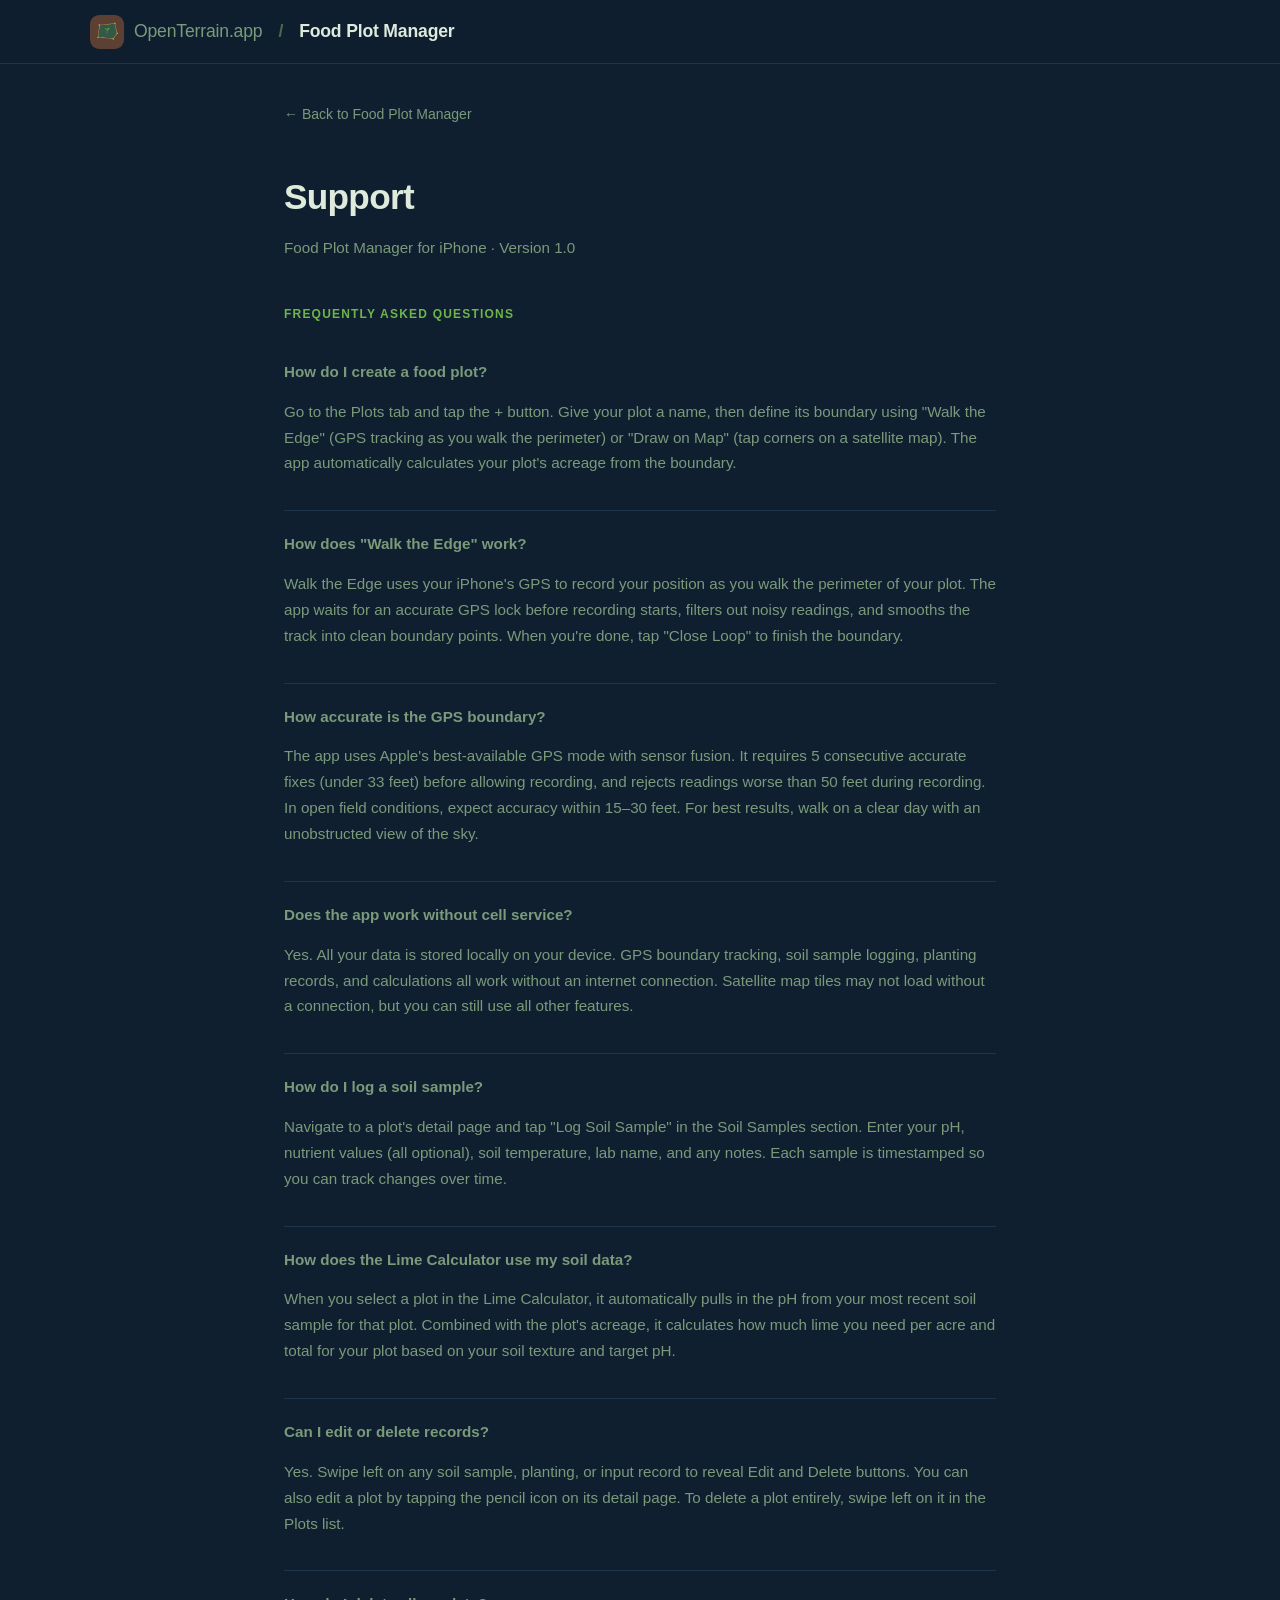
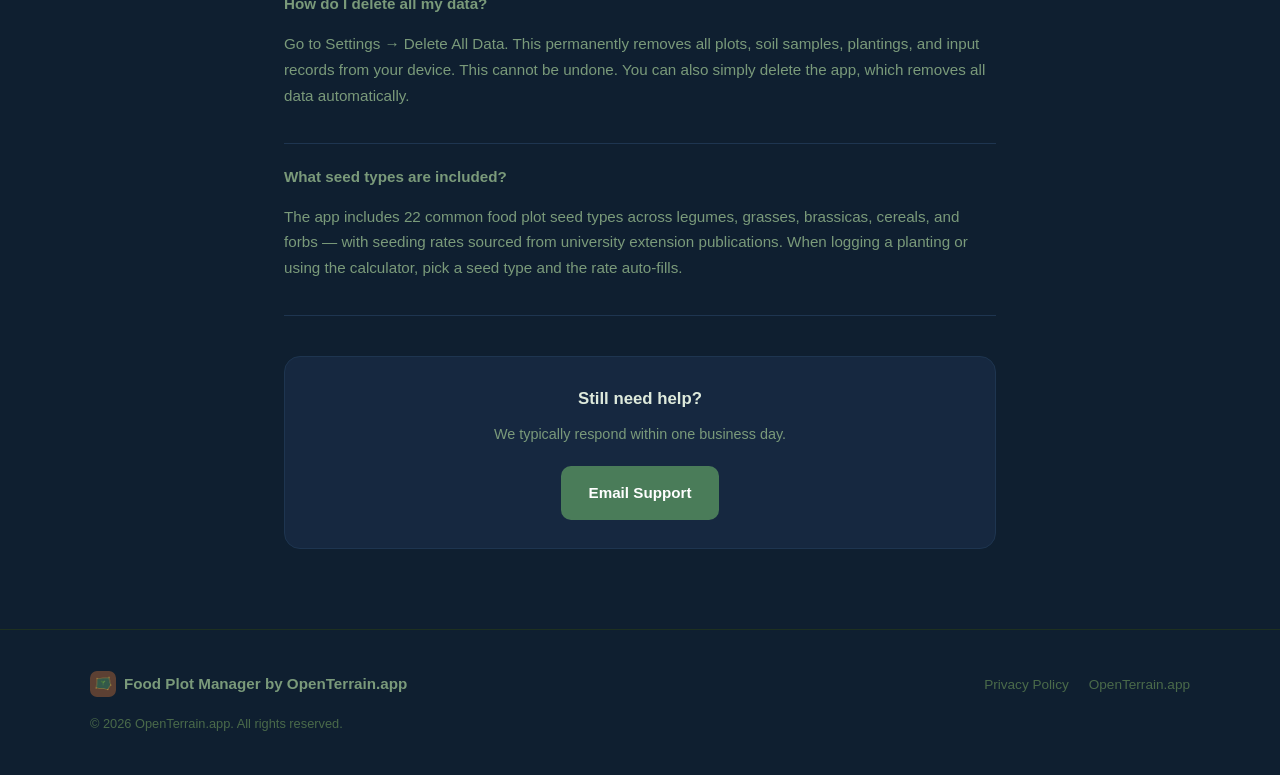
<file: foodplotmanager/support.html>
<!DOCTYPE html>
<html lang="en">
<head>
  <meta charset="UTF-8">
  <meta name="viewport" content="width=device-width, initial-scale=1.0">
  <title>Support — Food Plot Manager</title>
  <meta name="description" content="Support for the Food Plot Manager iOS app by OpenTerrain.app.">
  <link rel="stylesheet" href="../css/style.css">
  <style>
    body { background: #0f1f30; }
    .nav { background: rgba(15,31,48,0.92); border-color: #1e3550; }
    .faq-item { border-bottom: 1px solid #1e3550; padding: 20px 0; }
    .faq-item:last-child { border-bottom: none; }
    .faq-q { font-size: 0.95rem; font-weight: 600; color: var(--text); margin-bottom: 8px; }
    .faq-a { font-size: 0.9rem; color: var(--text-muted); line-height: 1.7; }
    .contact-card {
      background: #162840;
      border: 1px solid #1e3550;
      border-radius: 16px;
      padding: 28px 32px;
      margin-top: 40px;
      text-align: center;
    }
  </style>
</head>
<body>

<nav class="nav">
  <div class="nav-inner">
    <a href="/" class="nav-logo">
      <img src="../img/foodplot-icon.png" width="34" height="34" style="border-radius:9px; object-fit:cover; flex-shrink:0;" alt="Food Plot Manager">
      <span style="color:var(--text-muted); font-weight:400;">OpenTerrain.app</span>
      <span style="color:var(--text-dim); margin:0 6px;">/</span>
      Food Plot Manager
    </a>
  </div>
</nav>

<div class="support-page">
  <a href="/foodplotmanager/" class="support-back">← Back to Food Plot Manager</a>
  <h1>Support</h1>
  <p class="updated">Food Plot Manager for iPhone · Version 1.0</p>

  <h2>Frequently Asked Questions</h2>

  <div class="faq-item">
    <p class="faq-q">How do I create a food plot?</p>
    <p class="faq-a">Go to the Plots tab and tap the + button. Give your plot a name, then define its boundary using "Walk the Edge" (GPS tracking as you walk the perimeter) or "Draw on Map" (tap corners on a satellite map). The app automatically calculates your plot's acreage from the boundary.</p>
  </div>

  <div class="faq-item">
    <p class="faq-q">How does "Walk the Edge" work?</p>
    <p class="faq-a">Walk the Edge uses your iPhone's GPS to record your position as you walk the perimeter of your plot. The app waits for an accurate GPS lock before recording starts, filters out noisy readings, and smooths the track into clean boundary points. When you're done, tap "Close Loop" to finish the boundary.</p>
  </div>

  <div class="faq-item">
    <p class="faq-q">How accurate is the GPS boundary?</p>
    <p class="faq-a">The app uses Apple's best-available GPS mode with sensor fusion. It requires 5 consecutive accurate fixes (under 33 feet) before allowing recording, and rejects readings worse than 50 feet during recording. In open field conditions, expect accuracy within 15–30 feet. For best results, walk on a clear day with an unobstructed view of the sky.</p>
  </div>

  <div class="faq-item">
    <p class="faq-q">Does the app work without cell service?</p>
    <p class="faq-a">Yes. All your data is stored locally on your device. GPS boundary tracking, soil sample logging, planting records, and calculations all work without an internet connection. Satellite map tiles may not load without a connection, but you can still use all other features.</p>
  </div>

  <div class="faq-item">
    <p class="faq-q">How do I log a soil sample?</p>
    <p class="faq-a">Navigate to a plot's detail page and tap "Log Soil Sample" in the Soil Samples section. Enter your pH, nutrient values (all optional), soil temperature, lab name, and any notes. Each sample is timestamped so you can track changes over time.</p>
  </div>

  <div class="faq-item">
    <p class="faq-q">How does the Lime Calculator use my soil data?</p>
    <p class="faq-a">When you select a plot in the Lime Calculator, it automatically pulls in the pH from your most recent soil sample for that plot. Combined with the plot's acreage, it calculates how much lime you need per acre and total for your plot based on your soil texture and target pH.</p>
  </div>

  <div class="faq-item">
    <p class="faq-q">Can I edit or delete records?</p>
    <p class="faq-a">Yes. Swipe left on any soil sample, planting, or input record to reveal Edit and Delete buttons. You can also edit a plot by tapping the pencil icon on its detail page. To delete a plot entirely, swipe left on it in the Plots list.</p>
  </div>

  <div class="faq-item">
    <p class="faq-q">How do I delete all my data?</p>
    <p class="faq-a">Go to Settings → Delete All Data. This permanently removes all plots, soil samples, plantings, and input records from your device. This cannot be undone. You can also simply delete the app, which removes all data automatically.</p>
  </div>

  <div class="faq-item">
    <p class="faq-q">What seed types are included?</p>
    <p class="faq-a">The app includes 22 common food plot seed types across legumes, grasses, brassicas, cereals, and forbs — with seeding rates sourced from university extension publications. When logging a planting or using the calculator, pick a seed type and the rate auto-fills.</p>
  </div>

  <div class="contact-card">
    <p style="font-size:1.05rem; font-weight:700; color:var(--text); margin-bottom:8px;">Still need help?</p>
    <p style="font-size:0.9rem; color:var(--text-muted); margin-bottom:20px;">We typically respond within one business day.</p>
    <a href="mailto:support@openterrain.app" class="btn btn-primary" style="background:#4A7C59; color:#fff;">Email Support</a>
  </div>
</div>

<footer class="footer">
  <div class="footer-inner">
    <div class="footer-logo">
      <img src="../img/foodplot-icon.png" width="26" height="26" style="border-radius:7px; object-fit:cover; flex-shrink:0;" alt="Food Plot Manager">
      Food Plot Manager by OpenTerrain.app
    </div>
    <ul class="footer-links">
      <li><a href="privacy.html">Privacy Policy</a></li>
      <li><a href="/">OpenTerrain.app</a></li>
    </ul>
    <p class="footer-copy">&copy; 2026 OpenTerrain.app. All rights reserved.</p>
  </div>
</footer>

</body>
</html>
</file>
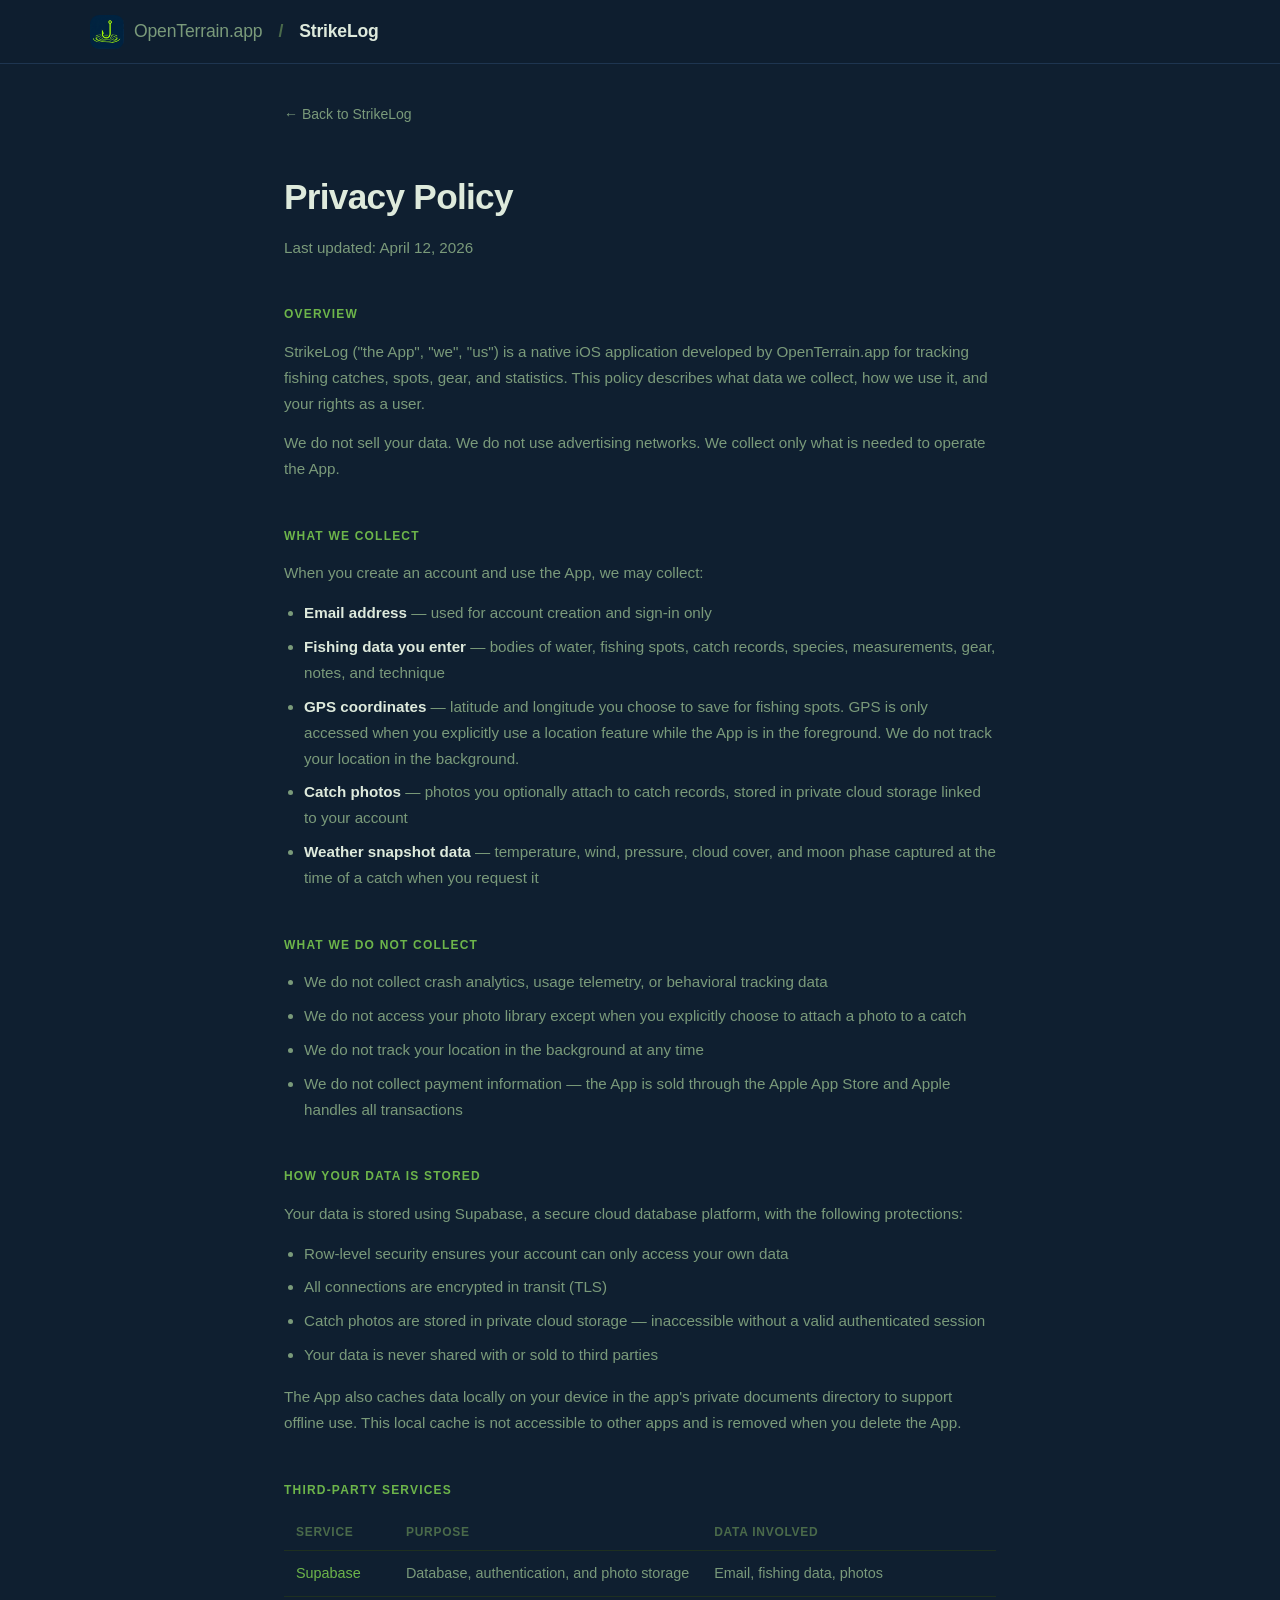
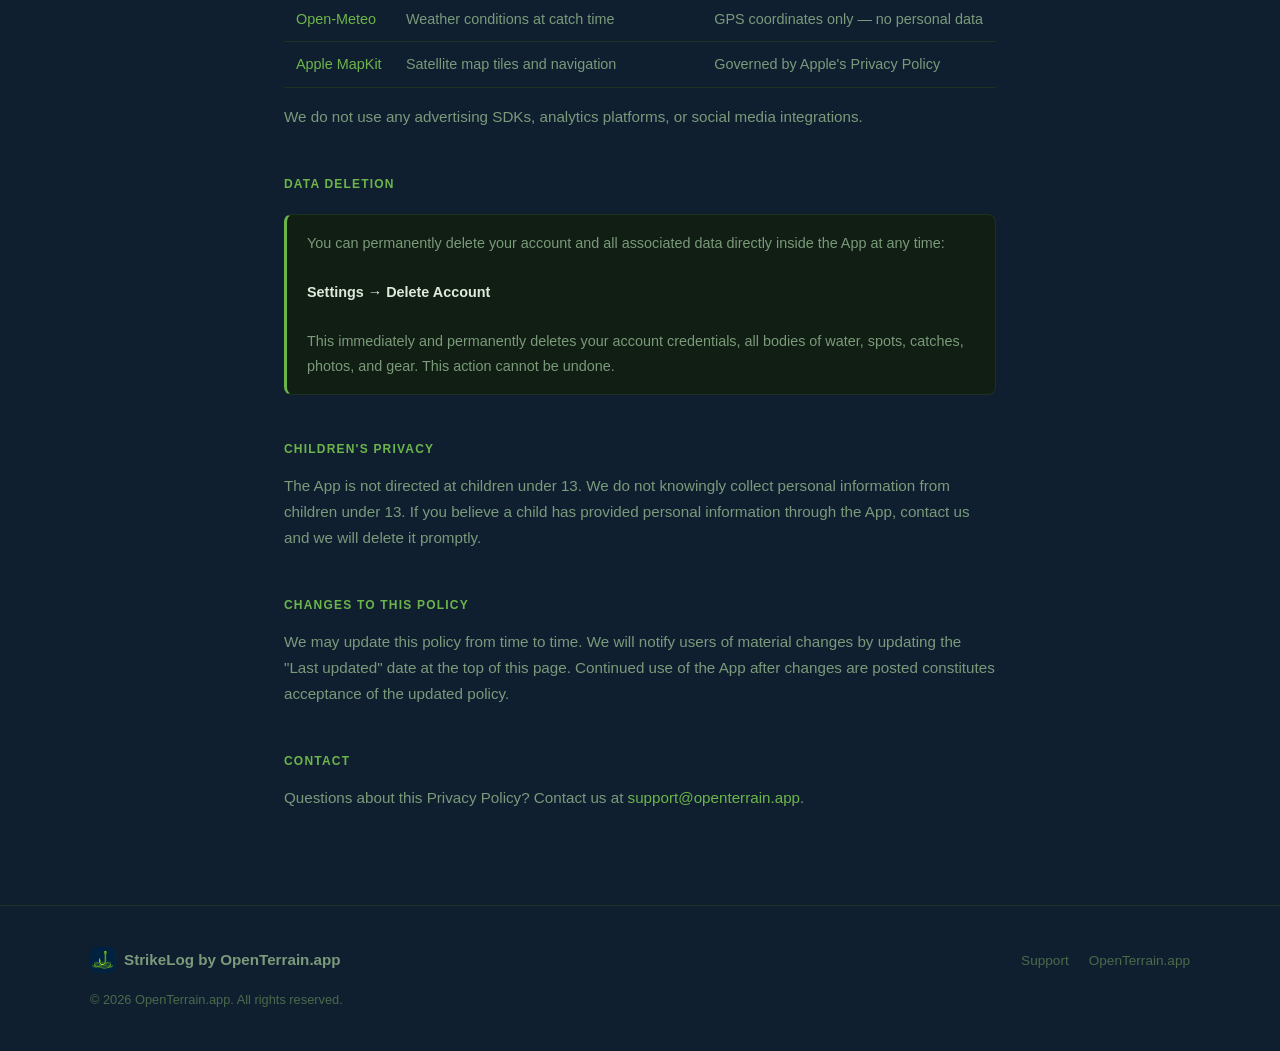
<file: strikelog/privacy.html>
<!DOCTYPE html>
<html lang="en">
<head>
  <meta charset="UTF-8">
  <meta name="viewport" content="width=device-width, initial-scale=1.0">
  <title>Privacy Policy — StrikeLog</title>
  <meta name="description" content="Privacy Policy for the StrikeLog iOS app by OpenTerrain.app.">
  <link rel="stylesheet" href="../css/style.css">
  <style>
    body { background: #0f1f30; }
    .nav { background: rgba(15,31,48,0.92); border-color: #1e3550; }
  </style>
</head>
<body>

<nav class="nav">
  <div class="nav-inner">
    <a href="/" class="nav-logo">
      <img src="../img/strikelog-icon.png?v=2" width="34" height="34" style="border-radius:9px; object-fit:cover; flex-shrink:0;" alt="StrikeLog">
      <span style="color:var(--text-muted); font-weight:400;">OpenTerrain.app</span>
      <span style="color:var(--text-dim); margin:0 6px;">/</span>
      StrikeLog
    </a>
  </div>
</nav>

<div class="policy">
  <a href="/strikelog/" class="policy-back">← Back to StrikeLog</a>
  <h1>Privacy Policy</h1>
  <p class="updated">Last updated: April 12, 2026</p>

  <h2>Overview</h2>
  <p>StrikeLog ("the App", "we", "us") is a native iOS application developed by OpenTerrain.app for tracking fishing catches, spots, gear, and statistics. This policy describes what data we collect, how we use it, and your rights as a user.</p>
  <p>We do not sell your data. We do not use advertising networks. We collect only what is needed to operate the App.</p>

  <h2>What We Collect</h2>
  <p>When you create an account and use the App, we may collect:</p>
  <ul>
    <li><strong>Email address</strong> — used for account creation and sign-in only</li>
    <li><strong>Fishing data you enter</strong> — bodies of water, fishing spots, catch records, species, measurements, gear, notes, and technique</li>
    <li><strong>GPS coordinates</strong> — latitude and longitude you choose to save for fishing spots. GPS is only accessed when you explicitly use a location feature while the App is in the foreground. We do not track your location in the background.</li>
    <li><strong>Catch photos</strong> — photos you optionally attach to catch records, stored in private cloud storage linked to your account</li>
    <li><strong>Weather snapshot data</strong> — temperature, wind, pressure, cloud cover, and moon phase captured at the time of a catch when you request it</li>
  </ul>

  <h2>What We Do Not Collect</h2>
  <ul>
    <li>We do not collect crash analytics, usage telemetry, or behavioral tracking data</li>
    <li>We do not access your photo library except when you explicitly choose to attach a photo to a catch</li>
    <li>We do not track your location in the background at any time</li>
    <li>We do not collect payment information — the App is sold through the Apple App Store and Apple handles all transactions</li>
  </ul>

  <h2>How Your Data Is Stored</h2>
  <p>Your data is stored using Supabase, a secure cloud database platform, with the following protections:</p>
  <ul>
    <li>Row-level security ensures your account can only access your own data</li>
    <li>All connections are encrypted in transit (TLS)</li>
    <li>Catch photos are stored in private cloud storage — inaccessible without a valid authenticated session</li>
    <li>Your data is never shared with or sold to third parties</li>
  </ul>
  <p>The App also caches data locally on your device in the app's private documents directory to support offline use. This local cache is not accessible to other apps and is removed when you delete the App.</p>

  <h2>Third-Party Services</h2>
  <table>
    <thead>
      <tr><th>Service</th><th>Purpose</th><th>Data Involved</th></tr>
    </thead>
    <tbody>
      <tr>
        <td><a href="https://supabase.com/privacy" target="_blank" rel="noopener">Supabase</a></td>
        <td>Database, authentication, and photo storage</td>
        <td>Email, fishing data, photos</td>
      </tr>
      <tr>
        <td><a href="https://open-meteo.com/en/terms" target="_blank" rel="noopener">Open-Meteo</a></td>
        <td>Weather conditions at catch time</td>
        <td>GPS coordinates only — no personal data</td>
      </tr>
      <tr>
        <td><a href="https://www.apple.com/legal/privacy/" target="_blank" rel="noopener">Apple MapKit</a></td>
        <td>Satellite map tiles and navigation</td>
        <td>Governed by Apple's Privacy Policy</td>
      </tr>
    </tbody>
  </table>
  <p>We do not use any advertising SDKs, analytics platforms, or social media integrations.</p>

  <h2>Data Deletion</h2>
  <div class="callout">
    You can permanently delete your account and all associated data directly inside the App at any time:<br><br>
    <strong>Settings → Delete Account</strong><br><br>
    This immediately and permanently deletes your account credentials, all bodies of water, spots, catches, photos, and gear. This action cannot be undone.
  </div>

  <h2>Children's Privacy</h2>
  <p>The App is not directed at children under 13. We do not knowingly collect personal information from children under 13. If you believe a child has provided personal information through the App, contact us and we will delete it promptly.</p>

  <h2>Changes to This Policy</h2>
  <p>We may update this policy from time to time. We will notify users of material changes by updating the "Last updated" date at the top of this page. Continued use of the App after changes are posted constitutes acceptance of the updated policy.</p>

  <h2>Contact</h2>
  <p>Questions about this Privacy Policy? Contact us at <a href="mailto:support@openterrain.app">support@openterrain.app</a>.</p>
</div>

<footer class="footer">
  <div class="footer-inner">
    <div class="footer-logo">
      <img src="../img/strikelog-icon.png?v=2" width="26" height="26" style="border-radius:7px; object-fit:cover; flex-shrink:0;" alt="StrikeLog">
      StrikeLog by OpenTerrain.app
    </div>
    <ul class="footer-links">
      <li><a href="support.html">Support</a></li>
      <li><a href="/">OpenTerrain.app</a></li>
    </ul>
    <p class="footer-copy">&copy; 2026 OpenTerrain.app. All rights reserved.</p>
  </div>
</footer>

</body>
</html>
</file>
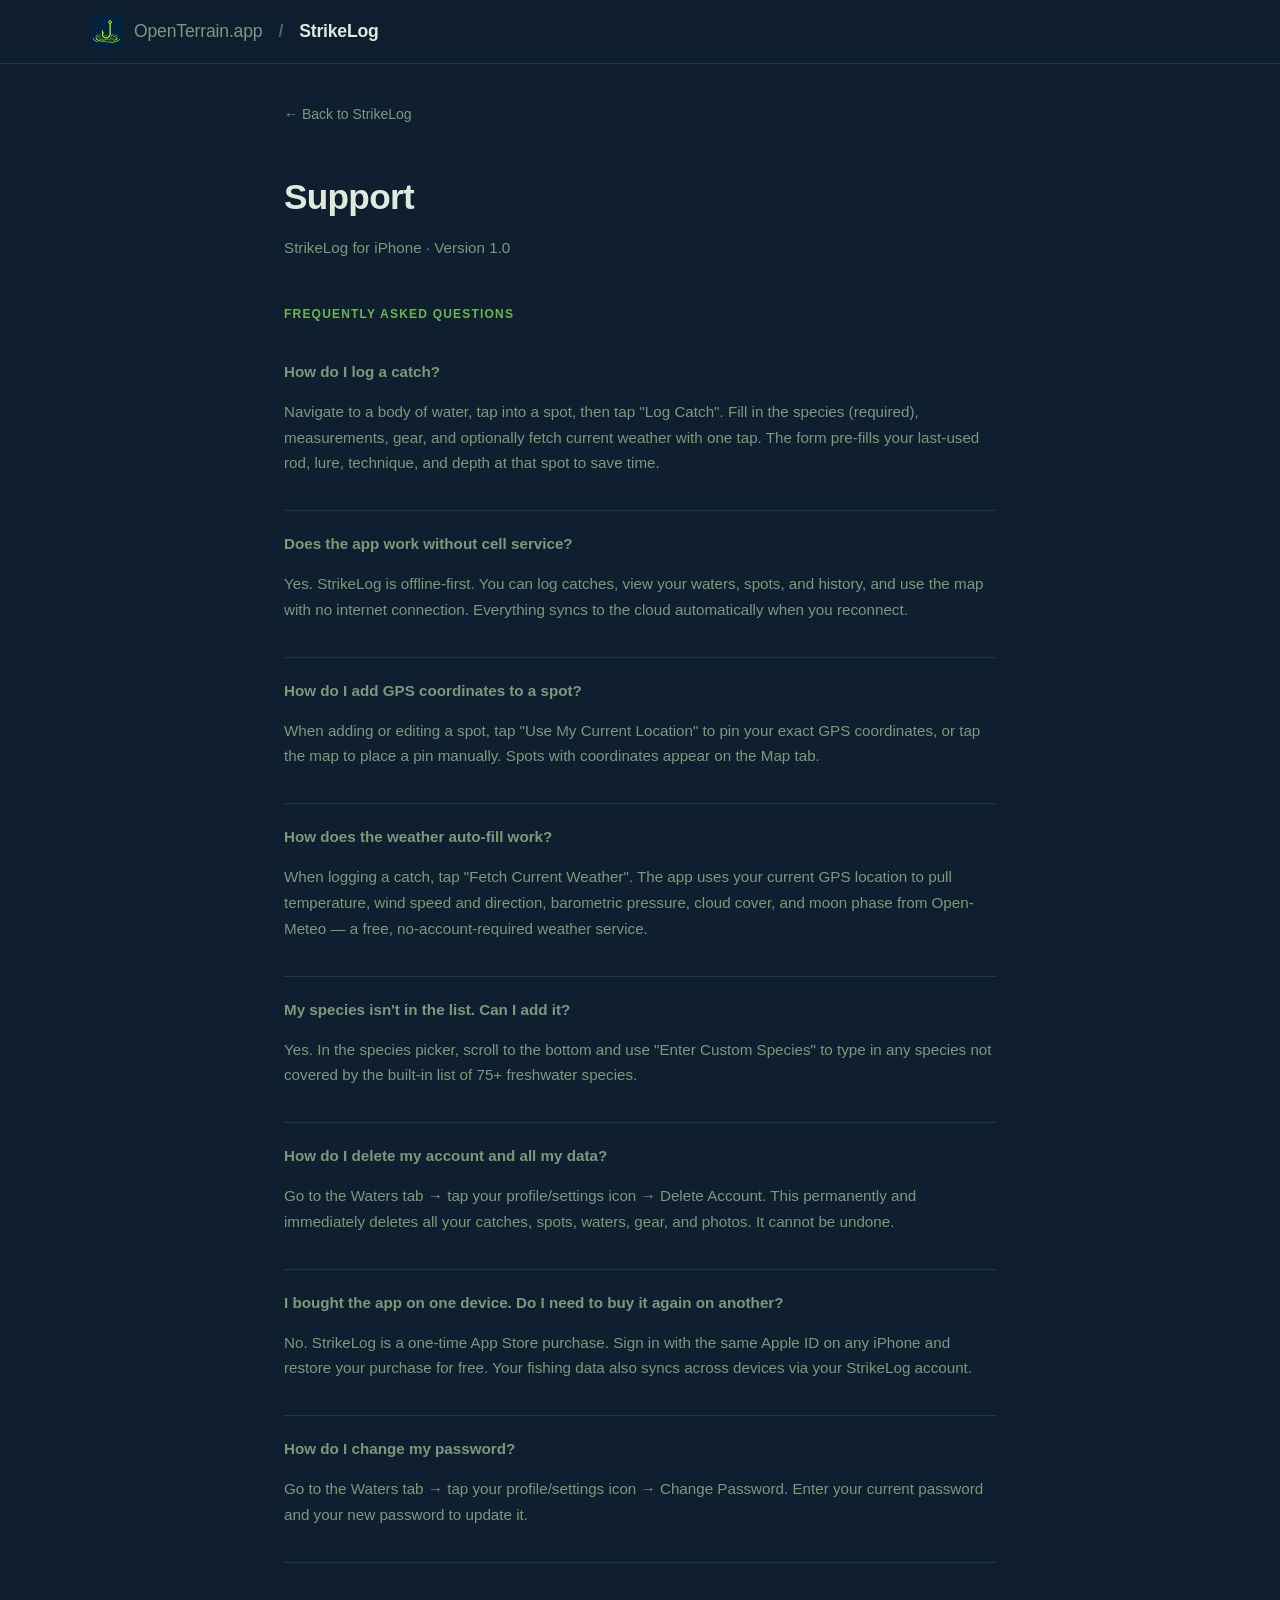
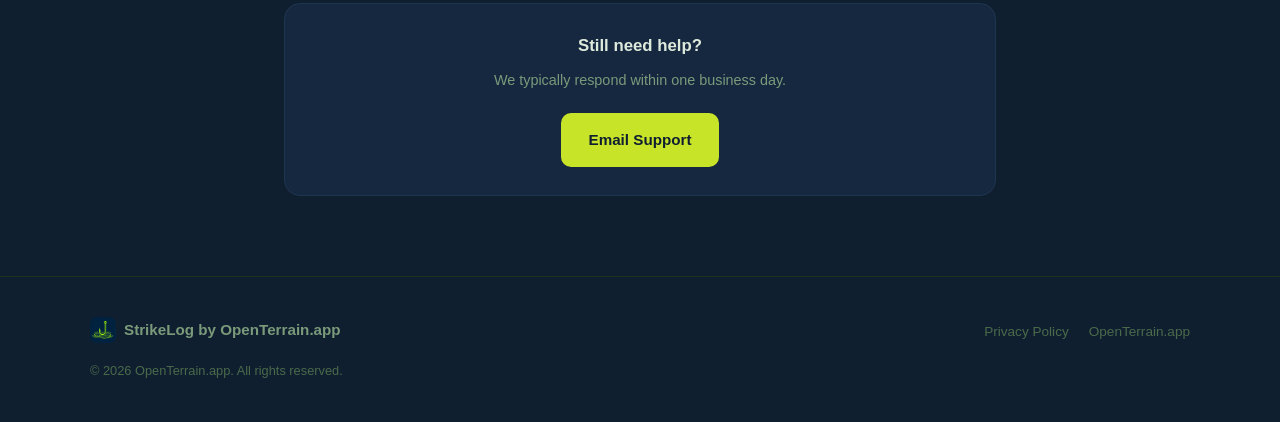
<file: strikelog/support.html>
<!DOCTYPE html>
<html lang="en">
<head>
  <meta charset="UTF-8">
  <meta name="viewport" content="width=device-width, initial-scale=1.0">
  <title>Support — StrikeLog</title>
  <meta name="description" content="Support for the StrikeLog iOS app by OpenTerrain.app.">
  <link rel="stylesheet" href="../css/style.css">
  <style>
    body { background: #0f1f30; }
    .nav { background: rgba(15,31,48,0.92); border-color: #1e3550; }
    .faq-item { border-bottom: 1px solid #1e3550; padding: 20px 0; }
    .faq-item:last-child { border-bottom: none; }
    .faq-q { font-size: 0.95rem; font-weight: 600; color: var(--text); margin-bottom: 8px; }
    .faq-a { font-size: 0.9rem; color: var(--text-muted); line-height: 1.7; }
    .contact-card {
      background: #162840;
      border: 1px solid #1e3550;
      border-radius: 16px;
      padding: 28px 32px;
      margin-top: 40px;
      text-align: center;
    }
  </style>
</head>
<body>

<nav class="nav">
  <div class="nav-inner">
    <a href="/" class="nav-logo">
      <img src="../img/strikelog-icon.png?v=2" width="34" height="34" style="border-radius:9px; object-fit:cover; flex-shrink:0;" alt="StrikeLog">
      <span style="color:var(--text-muted); font-weight:400;">OpenTerrain.app</span>
      <span style="color:var(--text-dim); margin:0 6px;">/</span>
      StrikeLog
    </a>
  </div>
</nav>

<div class="support-page">
  <a href="/strikelog/" class="support-back">← Back to StrikeLog</a>
  <h1>Support</h1>
  <p class="updated">StrikeLog for iPhone · Version 1.0</p>

  <h2>Frequently Asked Questions</h2>

  <div class="faq-item">
    <p class="faq-q">How do I log a catch?</p>
    <p class="faq-a">Navigate to a body of water, tap into a spot, then tap "Log Catch". Fill in the species (required), measurements, gear, and optionally fetch current weather with one tap. The form pre-fills your last-used rod, lure, technique, and depth at that spot to save time.</p>
  </div>

  <div class="faq-item">
    <p class="faq-q">Does the app work without cell service?</p>
    <p class="faq-a">Yes. StrikeLog is offline-first. You can log catches, view your waters, spots, and history, and use the map with no internet connection. Everything syncs to the cloud automatically when you reconnect.</p>
  </div>

  <div class="faq-item">
    <p class="faq-q">How do I add GPS coordinates to a spot?</p>
    <p class="faq-a">When adding or editing a spot, tap "Use My Current Location" to pin your exact GPS coordinates, or tap the map to place a pin manually. Spots with coordinates appear on the Map tab.</p>
  </div>

  <div class="faq-item">
    <p class="faq-q">How does the weather auto-fill work?</p>
    <p class="faq-a">When logging a catch, tap "Fetch Current Weather". The app uses your current GPS location to pull temperature, wind speed and direction, barometric pressure, cloud cover, and moon phase from Open-Meteo — a free, no-account-required weather service.</p>
  </div>

  <div class="faq-item">
    <p class="faq-q">My species isn't in the list. Can I add it?</p>
    <p class="faq-a">Yes. In the species picker, scroll to the bottom and use "Enter Custom Species" to type in any species not covered by the built-in list of 75+ freshwater species.</p>
  </div>

  <div class="faq-item">
    <p class="faq-q">How do I delete my account and all my data?</p>
    <p class="faq-a">Go to the Waters tab → tap your profile/settings icon → Delete Account. This permanently and immediately deletes all your catches, spots, waters, gear, and photos. It cannot be undone.</p>
  </div>

  <div class="faq-item">
    <p class="faq-q">I bought the app on one device. Do I need to buy it again on another?</p>
    <p class="faq-a">No. StrikeLog is a one-time App Store purchase. Sign in with the same Apple ID on any iPhone and restore your purchase for free. Your fishing data also syncs across devices via your StrikeLog account.</p>
  </div>

  <div class="faq-item">
    <p class="faq-q">How do I change my password?</p>
    <p class="faq-a">Go to the Waters tab → tap your profile/settings icon → Change Password. Enter your current password and your new password to update it.</p>
  </div>

  <div class="contact-card">
    <p style="font-size:1.05rem; font-weight:700; color:var(--text); margin-bottom:8px;">Still need help?</p>
    <p style="font-size:0.9rem; color:var(--text-muted); margin-bottom:20px;">We typically respond within one business day.</p>
    <a href="mailto:support@openterrain.app" class="btn btn-primary" style="background:#c8e429; color:#0f1f30;">Email Support</a>
  </div>
</div>

<footer class="footer">
  <div class="footer-inner">
    <div class="footer-logo">
      <img src="../img/strikelog-icon.png?v=2" width="26" height="26" style="border-radius:7px; object-fit:cover; flex-shrink:0;" alt="StrikeLog">
      StrikeLog by OpenTerrain.app
    </div>
    <ul class="footer-links">
      <li><a href="privacy.html">Privacy Policy</a></li>
      <li><a href="/">OpenTerrain.app</a></li>
    </ul>
    <p class="footer-copy">&copy; 2026 OpenTerrain.app. All rights reserved.</p>
  </div>
</footer>

</body>
</html>
</file>
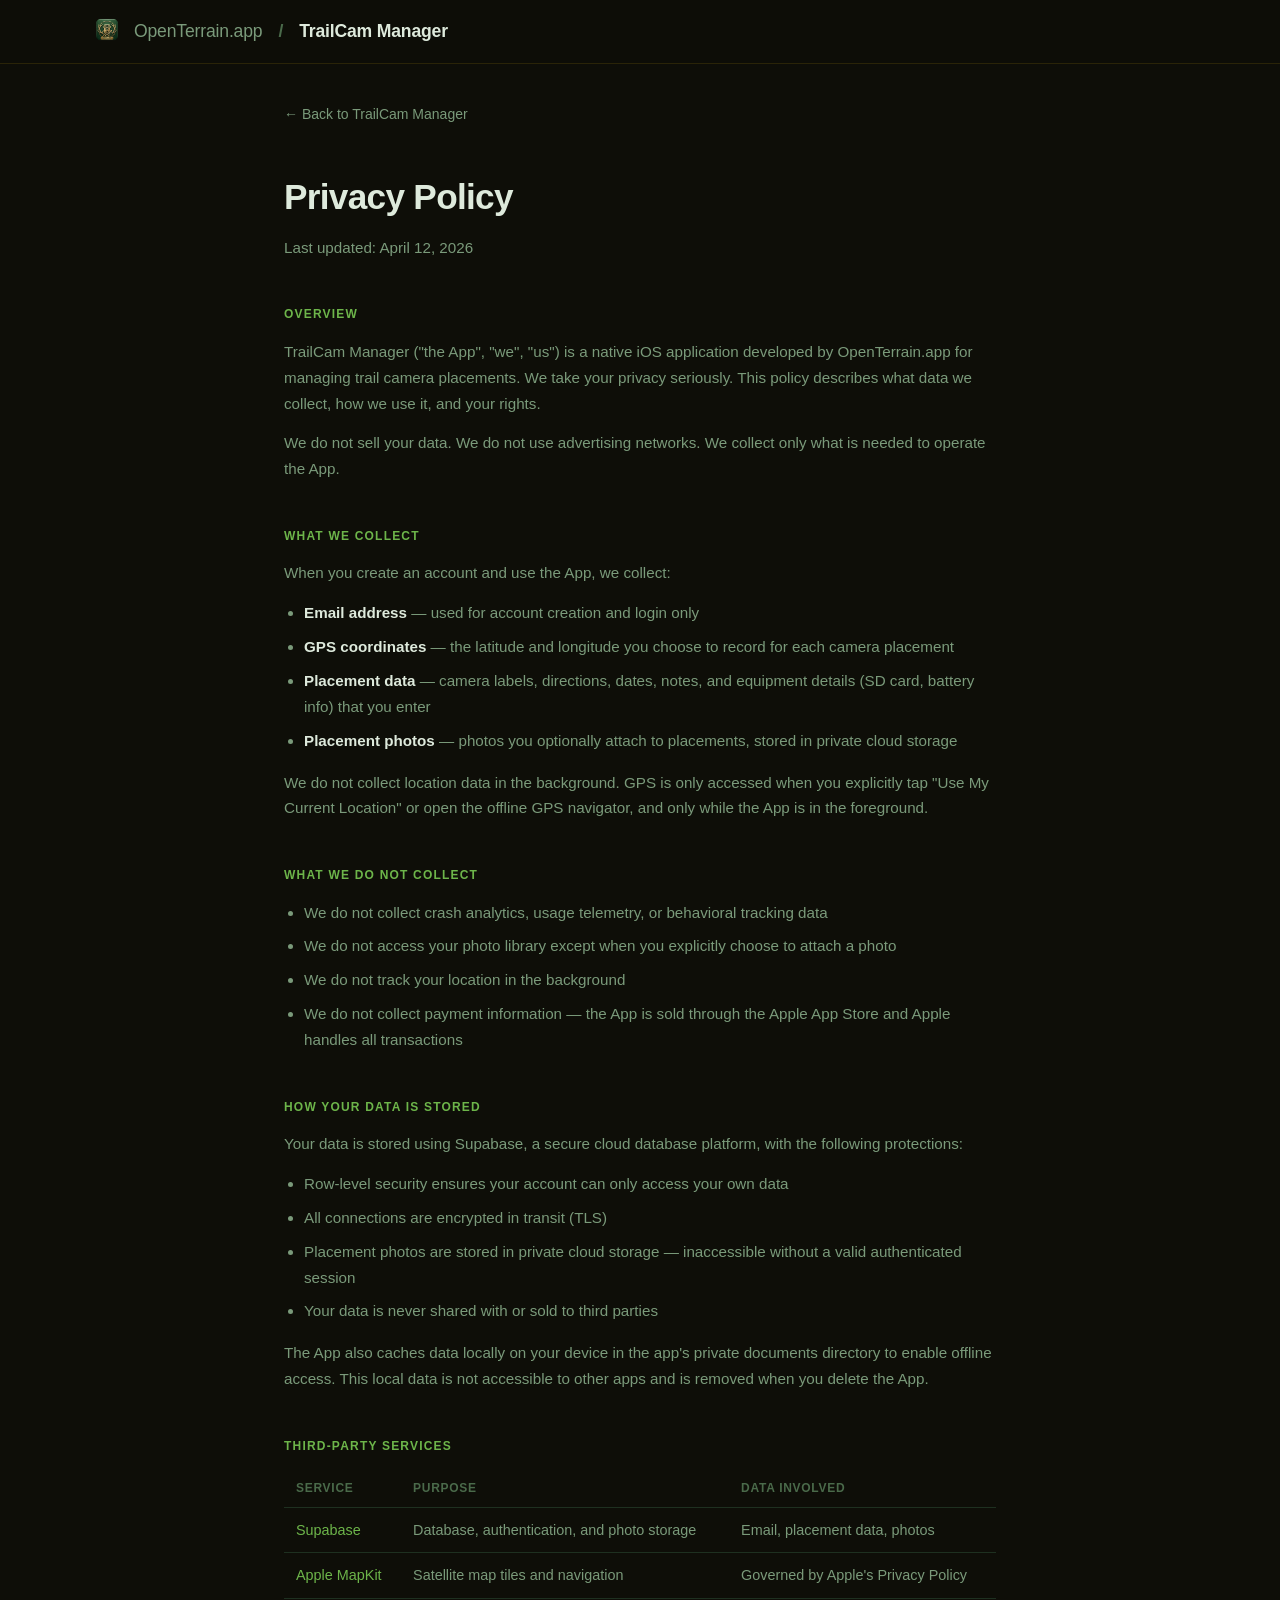
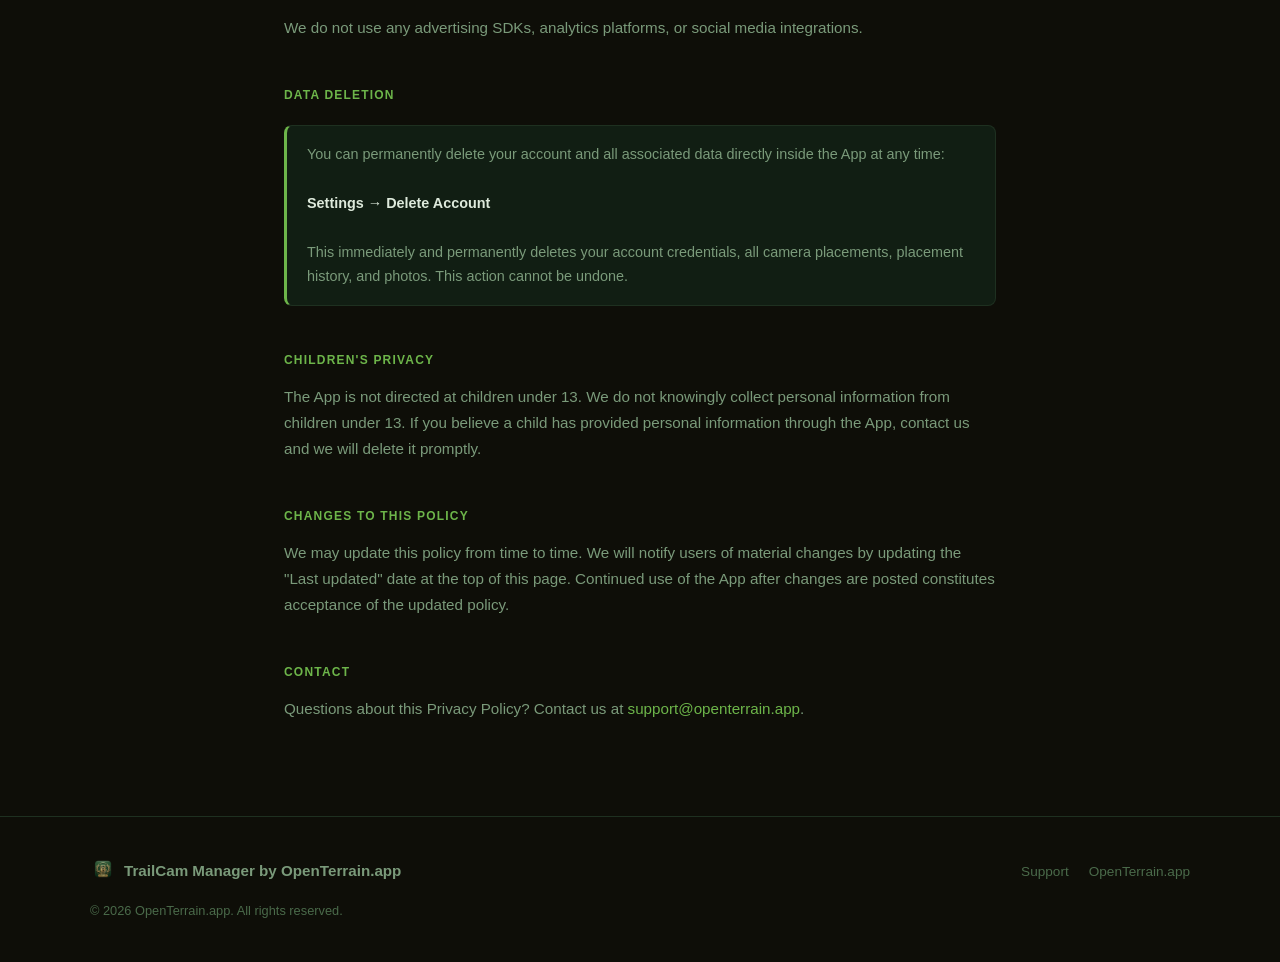
<file: trailcam/privacy.html>
<!DOCTYPE html>
<html lang="en">
<head>
  <meta charset="UTF-8">
  <meta name="viewport" content="width=device-width, initial-scale=1.0">
  <title>Privacy Policy — TrailCam Manager</title>
  <meta name="description" content="Privacy Policy for the TrailCam Manager iOS app by OpenTerrain.app.">
  <link rel="stylesheet" href="../css/style.css">
  <style>
    body { background: #0e0e08; }
    .nav { background: rgba(14,14,8,0.92); border-color: #2a2408; }
  </style>
</head>
<body>

<nav class="nav">
  <div class="nav-inner">
    <a href="/" class="nav-logo">
      <img src="../img/trailcam-icon.png?v=2" width="34" height="34" style="border-radius:9px; object-fit:cover; flex-shrink:0;" alt="TrailCam Manager">
      <span style="color:var(--text-muted); font-weight:400;">OpenTerrain.app</span>
      <span style="color:var(--text-dim); margin:0 6px;">/</span>
      TrailCam Manager
    </a>
  </div>
</nav>

<div class="policy">
  <a href="/trailcam/" class="policy-back">← Back to TrailCam Manager</a>
  <h1>Privacy Policy</h1>
  <p class="updated">Last updated: April 12, 2026</p>

  <h2>Overview</h2>
  <p>TrailCam Manager ("the App", "we", "us") is a native iOS application developed by OpenTerrain.app for managing trail camera placements. We take your privacy seriously. This policy describes what data we collect, how we use it, and your rights.</p>
  <p>We do not sell your data. We do not use advertising networks. We collect only what is needed to operate the App.</p>

  <h2>What We Collect</h2>
  <p>When you create an account and use the App, we collect:</p>
  <ul>
    <li><strong>Email address</strong> — used for account creation and login only</li>
    <li><strong>GPS coordinates</strong> — the latitude and longitude you choose to record for each camera placement</li>
    <li><strong>Placement data</strong> — camera labels, directions, dates, notes, and equipment details (SD card, battery info) that you enter</li>
    <li><strong>Placement photos</strong> — photos you optionally attach to placements, stored in private cloud storage</li>
  </ul>
  <p>We do not collect location data in the background. GPS is only accessed when you explicitly tap "Use My Current Location" or open the offline GPS navigator, and only while the App is in the foreground.</p>

  <h2>What We Do Not Collect</h2>
  <ul>
    <li>We do not collect crash analytics, usage telemetry, or behavioral tracking data</li>
    <li>We do not access your photo library except when you explicitly choose to attach a photo</li>
    <li>We do not track your location in the background</li>
    <li>We do not collect payment information — the App is sold through the Apple App Store and Apple handles all transactions</li>
  </ul>

  <h2>How Your Data Is Stored</h2>
  <p>Your data is stored using Supabase, a secure cloud database platform, with the following protections:</p>
  <ul>
    <li>Row-level security ensures your account can only access your own data</li>
    <li>All connections are encrypted in transit (TLS)</li>
    <li>Placement photos are stored in private cloud storage — inaccessible without a valid authenticated session</li>
    <li>Your data is never shared with or sold to third parties</li>
  </ul>
  <p>The App also caches data locally on your device in the app's private documents directory to enable offline access. This local data is not accessible to other apps and is removed when you delete the App.</p>

  <h2>Third-Party Services</h2>
  <table>
    <thead>
      <tr><th>Service</th><th>Purpose</th><th>Data Involved</th></tr>
    </thead>
    <tbody>
      <tr>
        <td><a href="https://supabase.com/privacy" target="_blank" rel="noopener">Supabase</a></td>
        <td>Database, authentication, and photo storage</td>
        <td>Email, placement data, photos</td>
      </tr>
      <tr>
        <td><a href="https://www.apple.com/legal/privacy/" target="_blank" rel="noopener">Apple MapKit</a></td>
        <td>Satellite map tiles and navigation</td>
        <td>Governed by Apple's Privacy Policy</td>
      </tr>
    </tbody>
  </table>
  <p>We do not use any advertising SDKs, analytics platforms, or social media integrations.</p>

  <h2>Data Deletion</h2>
  <div class="callout">
    You can permanently delete your account and all associated data directly inside the App at any time:<br><br>
    <strong>Settings → Delete Account</strong><br><br>
    This immediately and permanently deletes your account credentials, all camera placements, placement history, and photos. This action cannot be undone.
  </div>

  <h2>Children's Privacy</h2>
  <p>The App is not directed at children under 13. We do not knowingly collect personal information from children under 13. If you believe a child has provided personal information through the App, contact us and we will delete it promptly.</p>

  <h2>Changes to This Policy</h2>
  <p>We may update this policy from time to time. We will notify users of material changes by updating the "Last updated" date at the top of this page. Continued use of the App after changes are posted constitutes acceptance of the updated policy.</p>

  <h2>Contact</h2>
  <p>Questions about this Privacy Policy? Contact us at <a href="mailto:support@openterrain.app">support@openterrain.app</a>.</p>
</div>

<footer class="footer">
  <div class="footer-inner">
    <div class="footer-logo">
      <img src="../img/trailcam-icon.png?v=2" width="26" height="26" style="border-radius:7px; object-fit:cover; flex-shrink:0;" alt="TrailCam Manager">
      TrailCam Manager by OpenTerrain.app
    </div>
    <ul class="footer-links">
      <li><a href="support.html">Support</a></li>
      <li><a href="/">OpenTerrain.app</a></li>
    </ul>
    <p class="footer-copy">&copy; 2026 OpenTerrain.app. All rights reserved.</p>
  </div>
</footer>

</body>
</html>
</file>
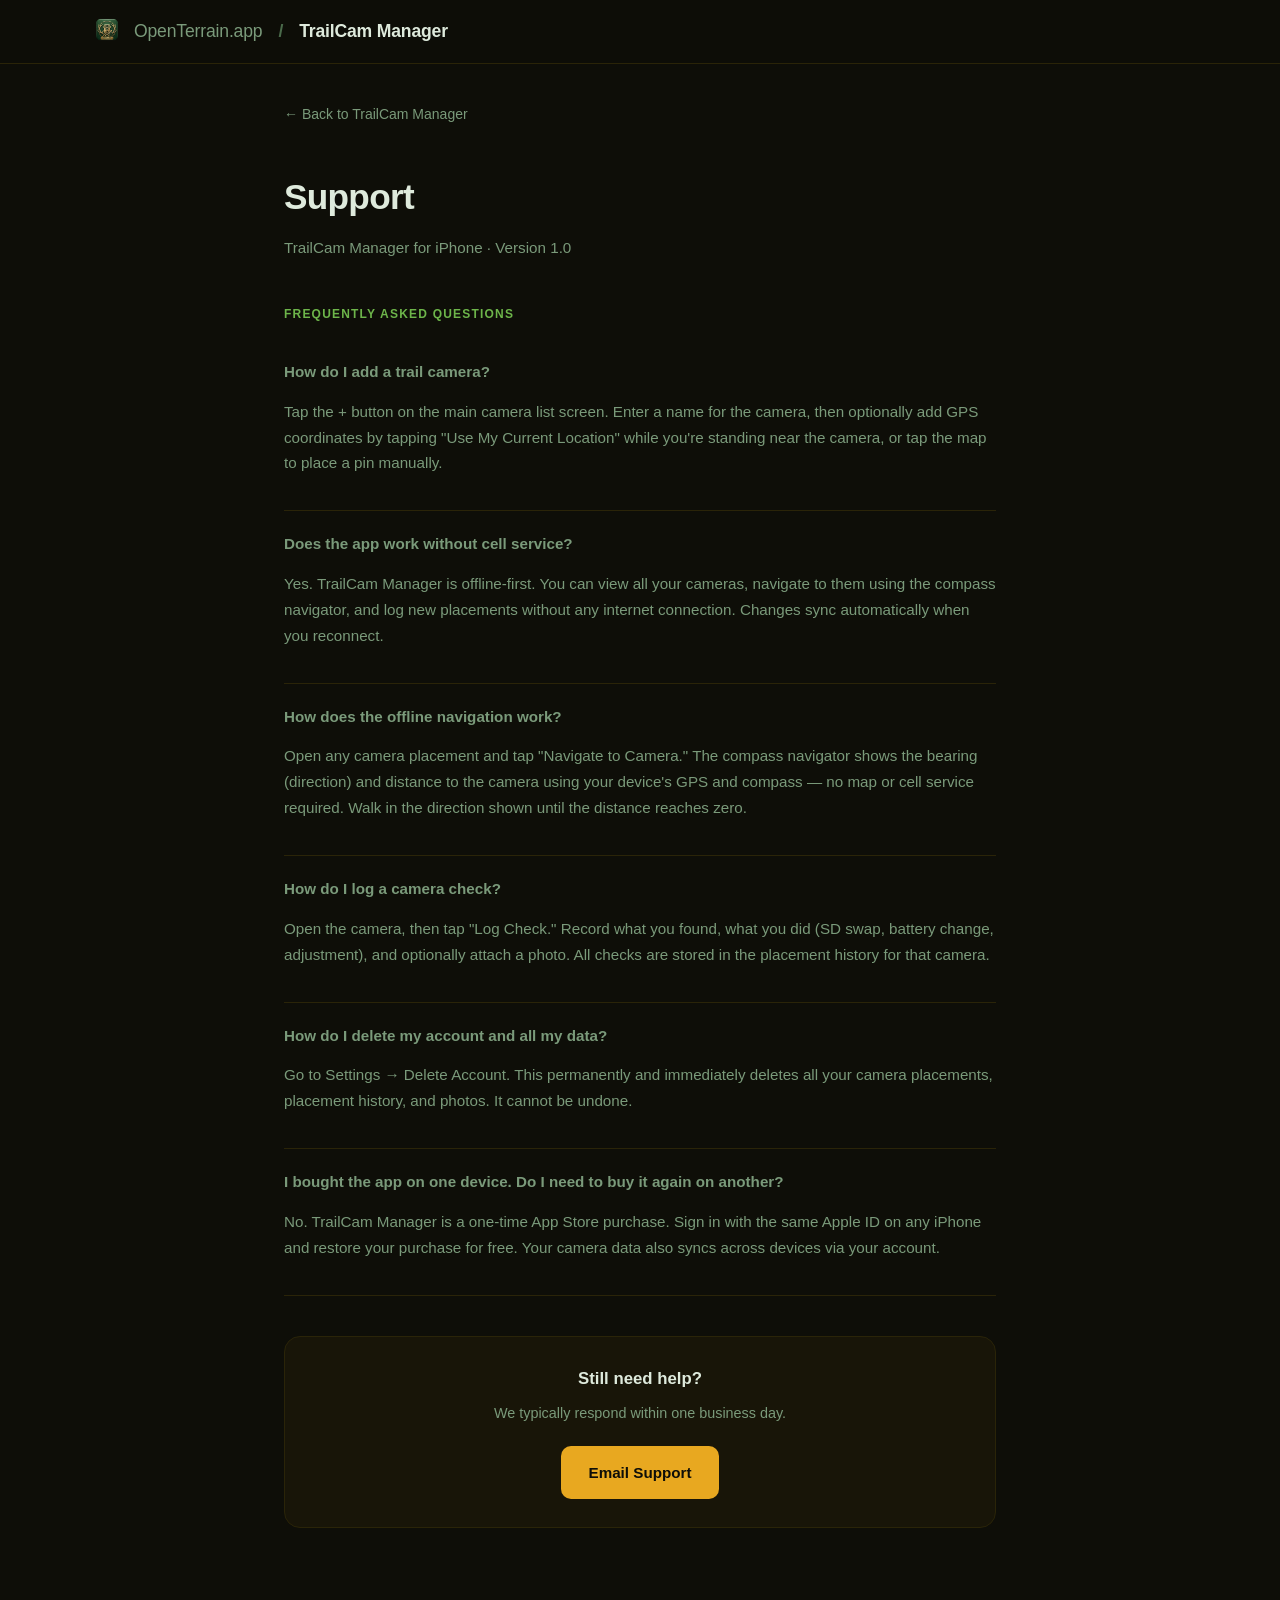
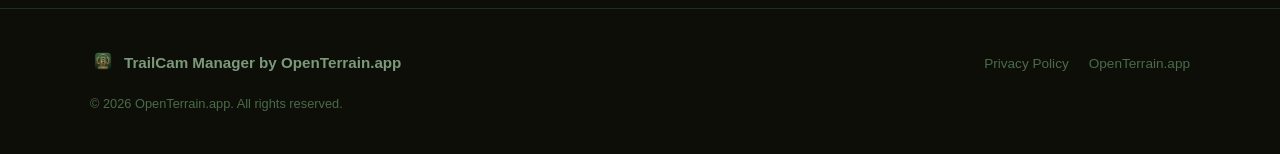
<file: trailcam/support.html>
<!DOCTYPE html>
<html lang="en">
<head>
  <meta charset="UTF-8">
  <meta name="viewport" content="width=device-width, initial-scale=1.0">
  <title>Support — TrailCam Manager</title>
  <meta name="description" content="Support for the TrailCam Manager iOS app by OpenTerrain.app.">
  <link rel="stylesheet" href="../css/style.css">
  <style>
    body { background: #0e0e08; }
    .nav { background: rgba(14,14,8,0.92); border-color: #2a2408; }
    .faq-item { border-bottom: 1px solid #2a2408; padding: 20px 0; }
    .faq-item:last-child { border-bottom: none; }
    .faq-q { font-size: 0.95rem; font-weight: 600; color: var(--text); margin-bottom: 8px; }
    .faq-a { font-size: 0.9rem; color: var(--text-muted); line-height: 1.7; }
    .contact-card {
      background: #181508;
      border: 1px solid #2a2408;
      border-radius: 16px;
      padding: 28px 32px;
      margin-top: 40px;
      text-align: center;
    }
  </style>
</head>
<body>

<nav class="nav">
  <div class="nav-inner">
    <a href="/" class="nav-logo">
      <img src="../img/trailcam-icon.png?v=2" width="34" height="34" style="border-radius:9px; object-fit:cover; flex-shrink:0;" alt="TrailCam Manager">
      <span style="color:var(--text-muted); font-weight:400;">OpenTerrain.app</span>
      <span style="color:var(--text-dim); margin:0 6px;">/</span>
      TrailCam Manager
    </a>
  </div>
</nav>

<div class="support-page">
  <a href="/trailcam/" class="support-back">← Back to TrailCam Manager</a>
  <h1>Support</h1>
  <p class="updated">TrailCam Manager for iPhone · Version 1.0</p>

  <h2>Frequently Asked Questions</h2>

  <div class="faq-item">
    <p class="faq-q">How do I add a trail camera?</p>
    <p class="faq-a">Tap the + button on the main camera list screen. Enter a name for the camera, then optionally add GPS coordinates by tapping "Use My Current Location" while you're standing near the camera, or tap the map to place a pin manually.</p>
  </div>

  <div class="faq-item">
    <p class="faq-q">Does the app work without cell service?</p>
    <p class="faq-a">Yes. TrailCam Manager is offline-first. You can view all your cameras, navigate to them using the compass navigator, and log new placements without any internet connection. Changes sync automatically when you reconnect.</p>
  </div>

  <div class="faq-item">
    <p class="faq-q">How does the offline navigation work?</p>
    <p class="faq-a">Open any camera placement and tap "Navigate to Camera." The compass navigator shows the bearing (direction) and distance to the camera using your device's GPS and compass — no map or cell service required. Walk in the direction shown until the distance reaches zero.</p>
  </div>

  <div class="faq-item">
    <p class="faq-q">How do I log a camera check?</p>
    <p class="faq-a">Open the camera, then tap "Log Check." Record what you found, what you did (SD swap, battery change, adjustment), and optionally attach a photo. All checks are stored in the placement history for that camera.</p>
  </div>

  <div class="faq-item">
    <p class="faq-q">How do I delete my account and all my data?</p>
    <p class="faq-a">Go to Settings → Delete Account. This permanently and immediately deletes all your camera placements, placement history, and photos. It cannot be undone.</p>
  </div>

  <div class="faq-item">
    <p class="faq-q">I bought the app on one device. Do I need to buy it again on another?</p>
    <p class="faq-a">No. TrailCam Manager is a one-time App Store purchase. Sign in with the same Apple ID on any iPhone and restore your purchase for free. Your camera data also syncs across devices via your account.</p>
  </div>

  <div class="contact-card">
    <p style="font-size:1.05rem; font-weight:700; color:var(--text); margin-bottom:8px;">Still need help?</p>
    <p style="font-size:0.9rem; color:var(--text-muted); margin-bottom:20px;">We typically respond within one business day.</p>
    <a href="mailto:support@openterrain.app" class="btn btn-primary" style="background:#e8a820; color:#0e0e08;">Email Support</a>
  </div>
</div>

<footer class="footer">
  <div class="footer-inner">
    <div class="footer-logo">
      <img src="../img/trailcam-icon.png?v=2" width="26" height="26" style="border-radius:7px; object-fit:cover; flex-shrink:0;" alt="TrailCam Manager">
      TrailCam Manager by OpenTerrain.app
    </div>
    <ul class="footer-links">
      <li><a href="privacy.html">Privacy Policy</a></li>
      <li><a href="/">OpenTerrain.app</a></li>
    </ul>
    <p class="footer-copy">&copy; 2026 OpenTerrain.app. All rights reserved.</p>
  </div>
</footer>

</body>
</html>
</file>
<file: css/style.css>
/* ============================================================
   OpenTerrain — Shared Stylesheet
   ============================================================ */

*, *::before, *::after { box-sizing: border-box; margin: 0; padding: 0; }

:root {
  --green:       #6db54a;
  --green-dim:   #4a8a32;
  --green-glow:  rgba(109, 181, 74, 0.15);
  --bg:          #0c1410;
  --surface:     #111e13;
  --surface2:    #172117;
  --border:      #1e3020;
  --text:        #deeadc;
  --text-muted:  #7a9a7a;
  --text-dim:    #4a6a4a;
  --radius:      14px;
}

body {
  font-family: -apple-system, BlinkMacSystemFont, "Segoe UI", Helvetica, Arial, sans-serif;
  background: var(--bg);
  color: var(--text);
  line-height: 1.7;
  -webkit-font-smoothing: antialiased;
}

a { color: var(--green); text-decoration: none; }
a:hover { opacity: 0.8; }
strong { color: var(--text); font-weight: 600; }

/* ── NAV ─────────────────────────────────────────────────── */
.nav {
  position: fixed;
  top: 0; left: 0; right: 0;
  z-index: 100;
  height: 64px;
  display: flex;
  align-items: center;
  padding: 0 32px;
  background: rgba(12, 20, 16, 0.9);
  backdrop-filter: blur(12px);
  border-bottom: 1px solid var(--border);
}
.nav-inner {
  width: 100%;
  max-width: 1100px;
  margin: 0 auto;
  display: flex;
  align-items: center;
  justify-content: space-between;
}
.nav-logo {
  display: flex;
  align-items: center;
  gap: 10px;
  font-weight: 800;
  font-size: 1.1rem;
  color: var(--text);
  letter-spacing: -0.01em;
}
.nav-logo-icon {
  width: 34px;
  height: 34px;
  background: var(--green);
  border-radius: 9px;
  display: flex;
  align-items: center;
  justify-content: center;
  font-size: 17px;
}
.nav-links {
  display: flex;
  gap: 28px;
  list-style: none;
}
.nav-links a {
  color: var(--text-muted);
  font-size: 0.9rem;
  transition: color 0.2s;
}
.nav-links a:hover { color: var(--text); }

/* ── HERO ─────────────────────────────────────────────────── */
.hero {
  min-height: 100vh;
  display: flex;
  flex-direction: column;
  align-items: center;
  justify-content: center;
  text-align: center;
  padding: 120px 24px 80px;
  position: relative;
  overflow: hidden;
}
.hero::before {
  content: '';
  position: absolute;
  top: 0; left: 0; right: 0; bottom: 0;
  background:
    radial-gradient(ellipse 70% 50% at 50% 30%, rgba(109,181,74,0.08) 0%, transparent 70%);
  pointer-events: none;
}
.hero-eyebrow {
  font-size: 0.75rem;
  font-weight: 700;
  text-transform: uppercase;
  letter-spacing: 0.12em;
  color: var(--green);
  margin-bottom: 20px;
}
.hero h1 {
  font-size: clamp(2.8rem, 7vw, 5rem);
  font-weight: 900;
  line-height: 1.05;
  letter-spacing: -0.03em;
  color: var(--text);
  margin-bottom: 20px;
}
.hero h1 span { color: var(--green); }
.hero-sub {
  font-size: 1.15rem;
  color: var(--text-muted);
  max-width: 500px;
  margin: 0 auto 44px;
}
.btn {
  display: inline-flex;
  align-items: center;
  gap: 8px;
  padding: 14px 28px;
  border-radius: 10px;
  font-weight: 600;
  font-size: 0.95rem;
  transition: opacity 0.2s, transform 0.15s;
  cursor: pointer;
  border: none;
}
.btn:hover { opacity: 0.9; transform: translateY(-1px); }
.btn-primary { background: var(--green); color: #0c1410; }
.btn-ghost {
  background: transparent;
  color: var(--text-muted);
  border: 1px solid var(--border);
}
.btn-ghost:hover { color: var(--text); border-color: var(--text-dim); }

/* ── SECTION ─────────────────────────────────────────────── */
.section { padding: 80px 24px; }
.section-label {
  font-size: 0.75rem;
  font-weight: 700;
  text-transform: uppercase;
  letter-spacing: 0.1em;
  color: var(--green);
  margin-bottom: 12px;
}
.section h2 {
  font-size: clamp(1.8rem, 4vw, 2.6rem);
  font-weight: 800;
  letter-spacing: -0.02em;
  color: var(--text);
  margin-bottom: 16px;
}
.section-sub {
  font-size: 1rem;
  color: var(--text-muted);
  max-width: 560px;
  margin-bottom: 48px;
}
.container { max-width: 1100px; margin: 0 auto; }

/* ── APP CARDS ───────────────────────────────────────────── */
.apps-grid {
  display: grid;
  grid-template-columns: repeat(auto-fit, minmax(300px, 1fr));
  gap: 24px;
}
.app-card {
  background: var(--surface);
  border: 1px solid var(--border);
  border-radius: 20px;
  padding: 32px;
  transition: border-color 0.2s, transform 0.2s;
  display: flex;
  flex-direction: column;
}
.app-card:hover { border-color: var(--green-dim); transform: translateY(-3px); }
.app-card-icon {
  width: 64px;
  height: 64px;
  border-radius: 16px;
  display: block;
  object-fit: cover;
  margin-bottom: 20px;
}
.app-card h3 {
  font-size: 1.3rem;
  font-weight: 800;
  color: var(--text);
  margin-bottom: 8px;
}
.app-card p {
  font-size: 0.9rem;
  color: var(--text-muted);
  line-height: 1.65;
  flex: 1;
  margin-bottom: 24px;
}
.app-card-links {
  display: flex;
  gap: 12px;
  flex-wrap: wrap;
}
.app-tag {
  display: inline-block;
  font-size: 0.72rem;
  font-weight: 600;
  text-transform: uppercase;
  letter-spacing: 0.07em;
  padding: 3px 9px;
  border-radius: 20px;
  background: var(--surface2);
  color: var(--text-dim);
  border: 1px solid var(--border);
  margin-bottom: 14px;
}

/* ── POLICY / SUPPORT PAGE ───────────────────────────────── */
.policy, .support-page {
  max-width: 760px;
  margin: 0 auto;
  padding: 100px 24px 80px;
}
.policy-back, .support-back {
  display: inline-flex;
  align-items: center;
  gap: 6px;
  color: var(--text-muted);
  font-size: 0.875rem;
  margin-bottom: 40px;
  transition: color 0.2s;
}
.policy-back:hover, .support-back:hover { color: var(--green); }
.policy h1, .support-page h1 {
  font-size: 2.2rem;
  font-weight: 800;
  color: var(--text);
  margin-bottom: 8px;
  letter-spacing: -0.02em;
}
.updated {
  font-size: 0.85rem;
  color: var(--text-dim);
  margin-bottom: 56px;
}
.policy h2, .support-page h2 {
  font-size: 0.75rem;
  font-weight: 700;
  color: var(--green);
  text-transform: uppercase;
  letter-spacing: 0.1em;
  margin: 44px 0 14px;
}
.policy p, .support-page p {
  font-size: 0.95rem;
  color: var(--text-muted);
  margin-bottom: 14px;
}
.policy ul, .support-page ul {
  padding-left: 20px;
  margin-bottom: 16px;
}
.policy ul li, .support-page ul li {
  font-size: 0.95rem;
  color: var(--text-muted);
  margin-bottom: 8px;
}
.policy table {
  width: 100%;
  border-collapse: collapse;
  margin-bottom: 16px;
  font-size: 0.9rem;
}
.policy th {
  text-align: left;
  color: var(--text-dim);
  font-size: 0.75rem;
  font-weight: 600;
  text-transform: uppercase;
  letter-spacing: 0.06em;
  padding: 8px 12px;
  border-bottom: 1px solid var(--border);
}
.policy td {
  color: var(--text-muted);
  padding: 10px 12px;
  border-bottom: 1px solid var(--border);
  vertical-align: top;
}
.callout {
  background: var(--surface);
  border: 1px solid var(--border);
  border-left: 3px solid var(--green);
  border-radius: 8px;
  padding: 16px 20px;
  margin: 20px 0;
  font-size: 0.9rem;
  color: var(--text-muted);
  line-height: 1.7;
}

/* ── FOOTER ─────────────────────────────────────────────── */
.footer {
  border-top: 1px solid var(--border);
  padding: 40px 24px;
}
.footer-inner {
  max-width: 1100px;
  margin: 0 auto;
  display: flex;
  align-items: center;
  justify-content: space-between;
  flex-wrap: wrap;
  gap: 16px;
}
.footer-logo {
  display: flex;
  align-items: center;
  gap: 8px;
  font-weight: 700;
  font-size: 0.95rem;
  color: var(--text-muted);
}
.footer-logo-icon {
  width: 26px;
  height: 26px;
  background: var(--green);
  border-radius: 7px;
  display: flex;
  align-items: center;
  justify-content: center;
  font-size: 13px;
}
.footer-links {
  display: flex;
  gap: 20px;
  list-style: none;
}
.footer-links a {
  font-size: 0.85rem;
  color: var(--text-dim);
  transition: color 0.2s;
}
.footer-links a:hover { color: var(--text-muted); }
.footer-copy {
  font-size: 0.8rem;
  color: var(--text-dim);
  width: 100%;
}

/* ── RESPONSIVE ──────────────────────────────────────────── */
@media (max-width: 600px) {
  .nav { padding: 0 20px; }
  .nav-links { display: none; }
  .hero { padding: 100px 20px 60px; }
  .section { padding: 60px 20px; }
  .footer-inner { flex-direction: column; align-items: flex-start; }
}
</file>
